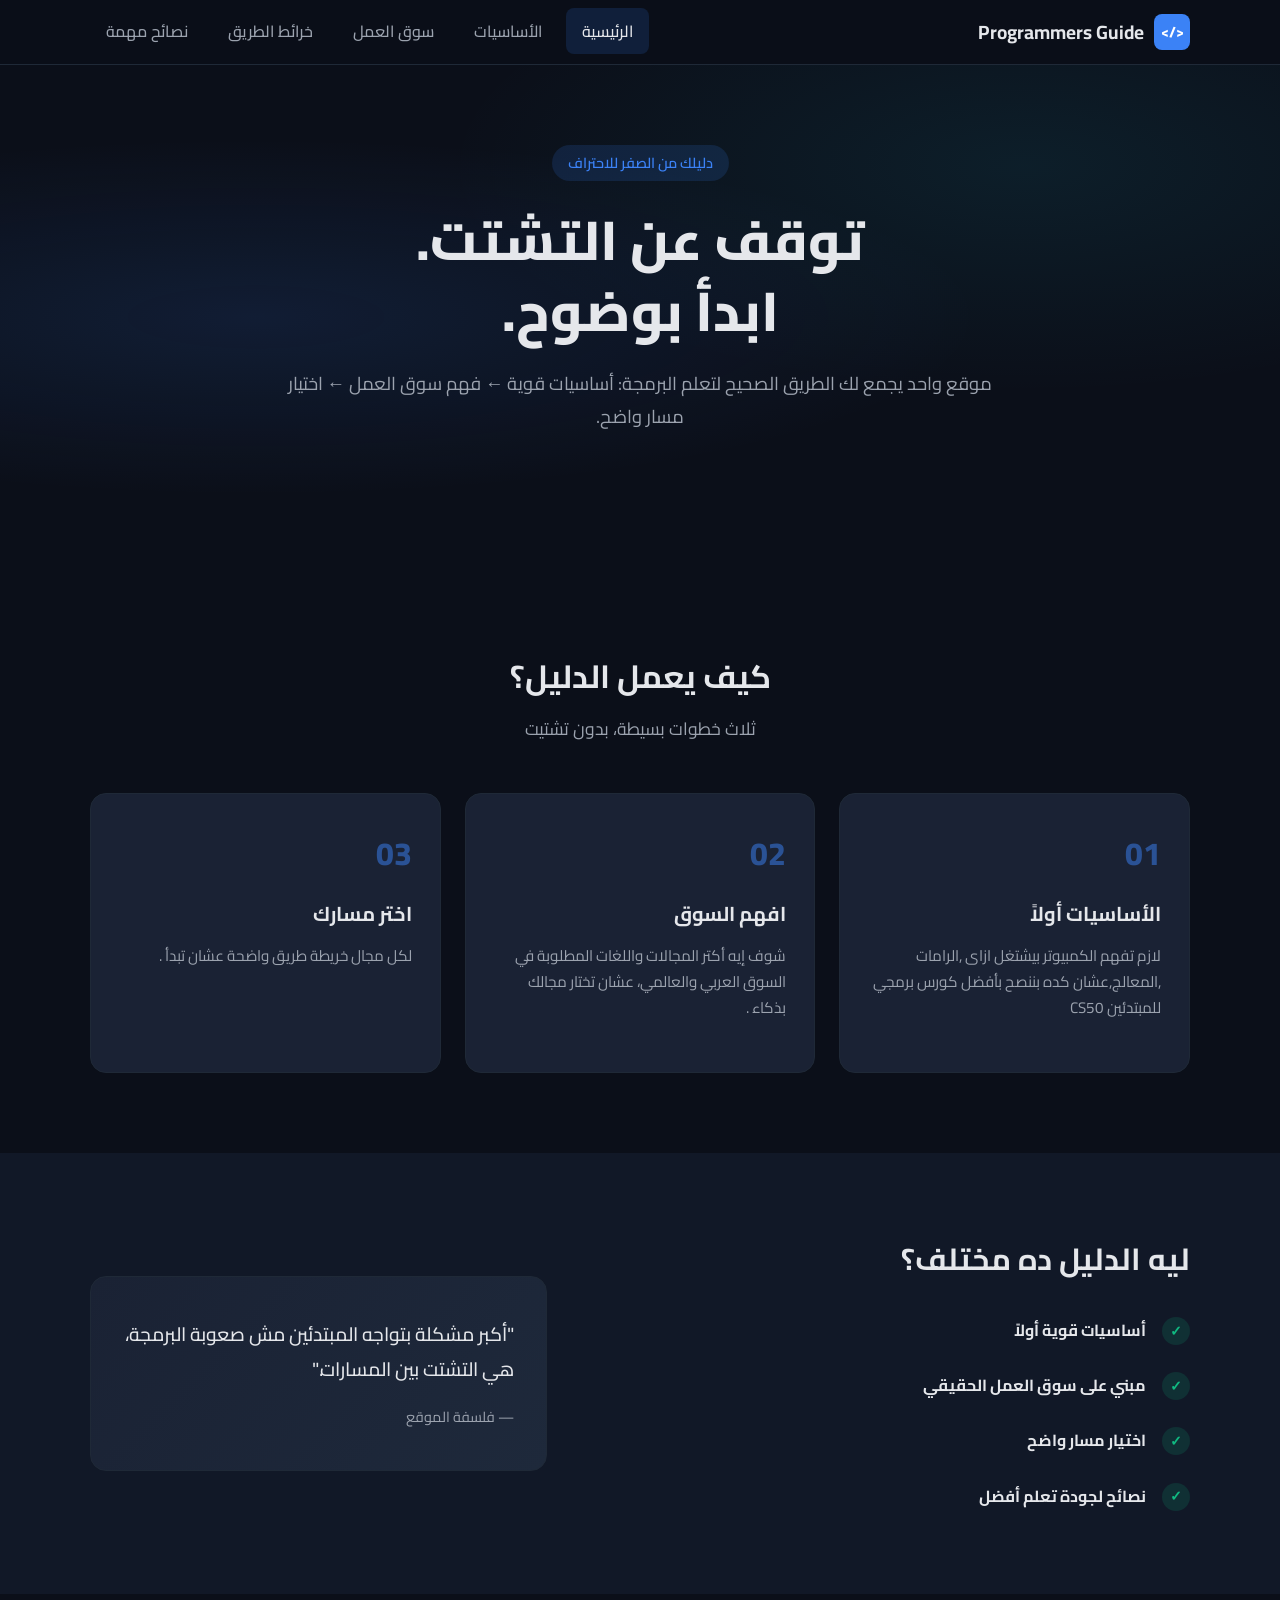
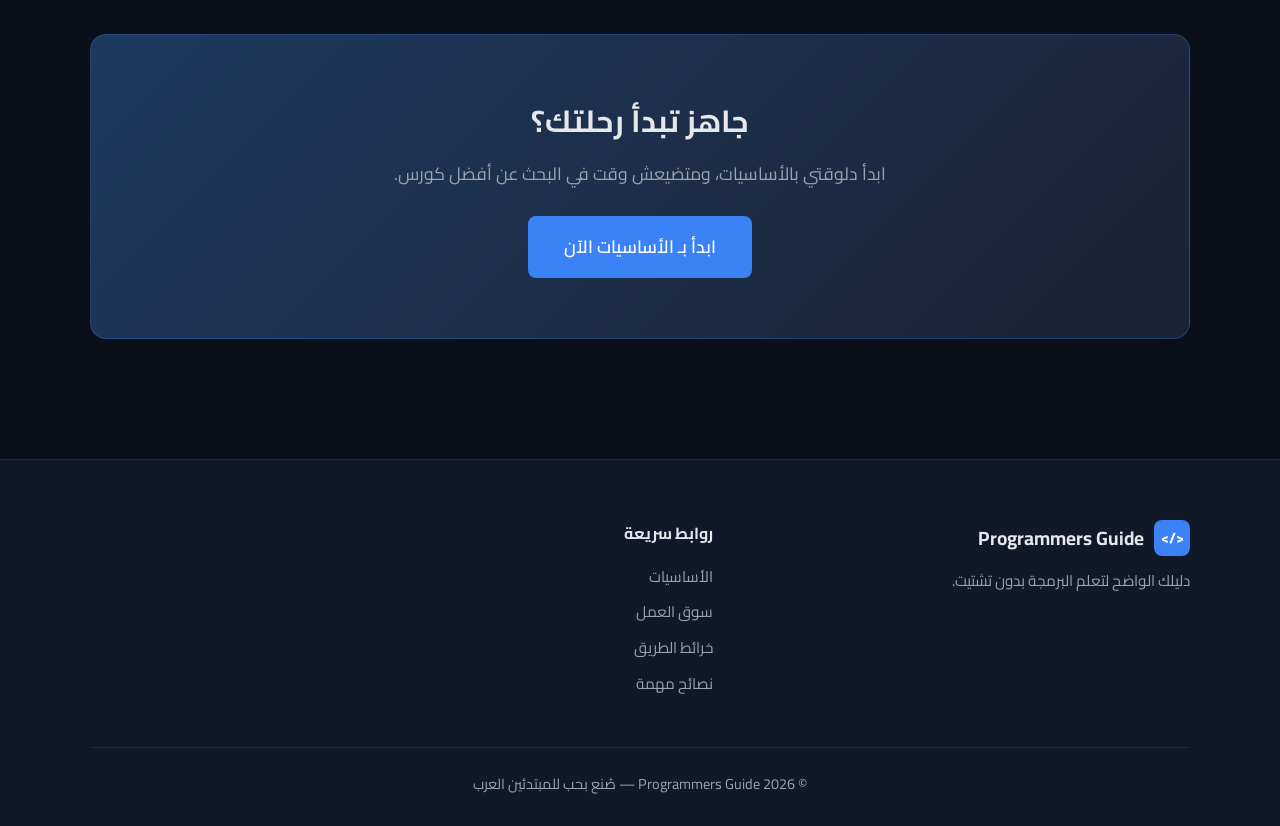
<file: index.html>
<!DOCTYPE html>
<html lang="ar" dir="rtl">

<head>
    <meta charset="UTF-8">
    <meta name="viewport" content="width=device-width, initial-scale=1.0">
    <title>Programmers Guide | دليلك لتعلم البرمجة</title>
    <meta name="description"
        content="دليل واضح ومنظم للمبتدئين في البرمجة. ابدأ من الأساسيات مع CS50 ثم اختر مسارك بناءً على سوق العمل.">
    <link rel="stylesheet" href="css/style.css">
    <link rel="preconnect" href="https://fonts.googleapis.com">
    <link rel="preconnect" href="https://fonts.gstatic.com" crossorigin>
    <link href="https://fonts.googleapis.com/css2?family=Cairo:wght@400;500;600;700;800&display=swap" rel="stylesheet">
</head>

<body>
    <!-- Navbar -->
    <nav class="navbar">
        <div class="container nav-container">
            <a href="index.html" class="logo">
                <span class="logo-icon">&lt;/&gt;</span>
                <span>Programmers Guide</span>
            </a>
            <button class="menu-toggle" id="menuToggle" aria-label="القائمة">
                <span></span>
                <span></span>
                <span></span>
            </button>
            <ul class="nav-links" id="navLinks">
                <li><a href="index.html" class="active">الرئيسية</a></li>
                <li><a href="basics.html">الأساسيات</a></li>
                <li><a href="market.html">سوق العمل</a></li>
                <li><a href="roadmaps.html">خرائط الطريق</a></li>
                <li><a href="tips.html">نصائح مهمة</a></li>
            </ul>
        </div>
    </nav>

    <!-- Hero Section -->
    <header class="hero">
        <div class="container hero-content">
            <div class="hero-badge">دليلك من الصفر للاحتراف</div>
            <h1>توقف عن التشتت.<br>ابدأ بوضوح.</h1>
            <p class="hero-desc">
                موقع واحد يجمع لك الطريق الصحيح لتعلم البرمجة:
                أساسيات قوية ← فهم سوق العمل ← اختيار مسار واضح.
            </p>
            
        </div>
    </header>

    <!-- How it works -->
    <section class="section how-it-works">
        <div class="container">
            <div class="section-header">
                <h2>كيف يعمل الدليل؟</h2>
                <p>ثلاث خطوات بسيطة، بدون تشتيت</p>
            </div>
            <div class="steps">
                <div class="step-card">
                    <div class="step-number">01</div>
                    <h3>الأساسيات أولاً</h3>
                    <p>لازم تفهم الكمبيوتر بيشتغل ازاى ,الرامات ,المعالج,عشان كده بننصح بأفضل كورس برمجي للمبتدئين CS50
                    </p>

                </div>
                <div class="step-card">
                    <div class="step-number">02</div>
                    <h3>افهم السوق</h3>
                    <p>شوف إيه أكتر المجالات واللغات المطلوبة في السوق العربي والعالمي، عشان تختار مجالك بذكاء .</p>
                    
                </div>
                <div class="step-card">
                    <div class="step-number">03</div>
                    <h3>اختر مسارك</h3>
                    <p>لكل مجال خريطة طريق واضحة عشان تبدأ   
                        .</p>
                    
                </div>
            </div>
        </div>
    </section>

    <!-- Why this guide -->
    <section class="section why-section">
        <div class="container">
            <div class="why-grid">
                <div class="why-content">
                    <h2>ليه الدليل ده مختلف؟</h2>
                    <ul class="why-list">
                        
                        <li>
                            <span class="check">✓</span>
                            <div>
                                <strong>أساسيات قوية أولاً</strong>
                            </div>
                        </li>
                        <li>
                            <span class="check">✓</span>
                            <div>
                                <strong>مبني على سوق العمل الحقيقي</strong>
                            </div>
                        </li>
                        <li>
                            <span class="check">✓</span>
                            <div>
                                <strong>اختيار مسار واضح</strong>
                                
                            </div>
                        </li>
                        <li>
                            <span class="check">✓</span>
                            <div>
                                <strong>نصائح لجودة تعلم أفضل</strong>
                                
                            </div>
                        </li>
                    </ul>
                </div>
                <div class="why-card">
                    <div class="quote">
                        <p>"أكبر مشكلة بتواجه المبتدئين مش صعوبة البرمجة، هي التشتت بين المسارات."</p>
                        <span>— فلسفة الموقع</span>
                    </div>
                </div>
            </div>
        </div>
    </section>

    <!-- CTA -->
    <section class="section cta-section">
        <div class="container">
            <div class="cta-box">
                <h2>جاهز تبدأ رحلتك؟</h2>
                <p>ابدأ دلوقتي بالأساسيات، ومتضيعش وقت في البحث عن أفضل كورس.</p>
                <a href="basics.html" class="btn btn-primary btn-lg">ابدأ بـ الأساسيات الآن</a>
            </div>
        </div>
    </section>

    <!-- Footer -->
    <footer class="footer">
        <div class="container">
            <div class="footer-content">
                <div class="footer-brand">
                    <a href="index.html" class="logo">
                        <span class="logo-icon">&lt;/&gt;</span>
                        <span>Programmers Guide</span>
                    </a>
                    <p>دليلك الواضح لتعلم البرمجة بدون تشتيت.</p>
                </div>
                <div class="footer-links">
                    <h4>روابط سريعة</h4>
                    <ul>
                        <li><a href="basics.html">الأساسيات</a></li>
                        <li><a href="market.html">سوق العمل</a></li>
                        <li><a href="roadmaps.html">خرائط الطريق</a></li>
                        <li><a href="tips.html">نصائح مهمة</a></li>
                    </ul>
                </div>
                
            </div>
            <div class="footer-bottom">
                <p>© 2026 Programmers Guide — صُنع بحب للمبتدئين العرب</p>
            </div>
        </div>
    </footer>

    <script src="js/main.js"></script>
</body>

</html>
</file>
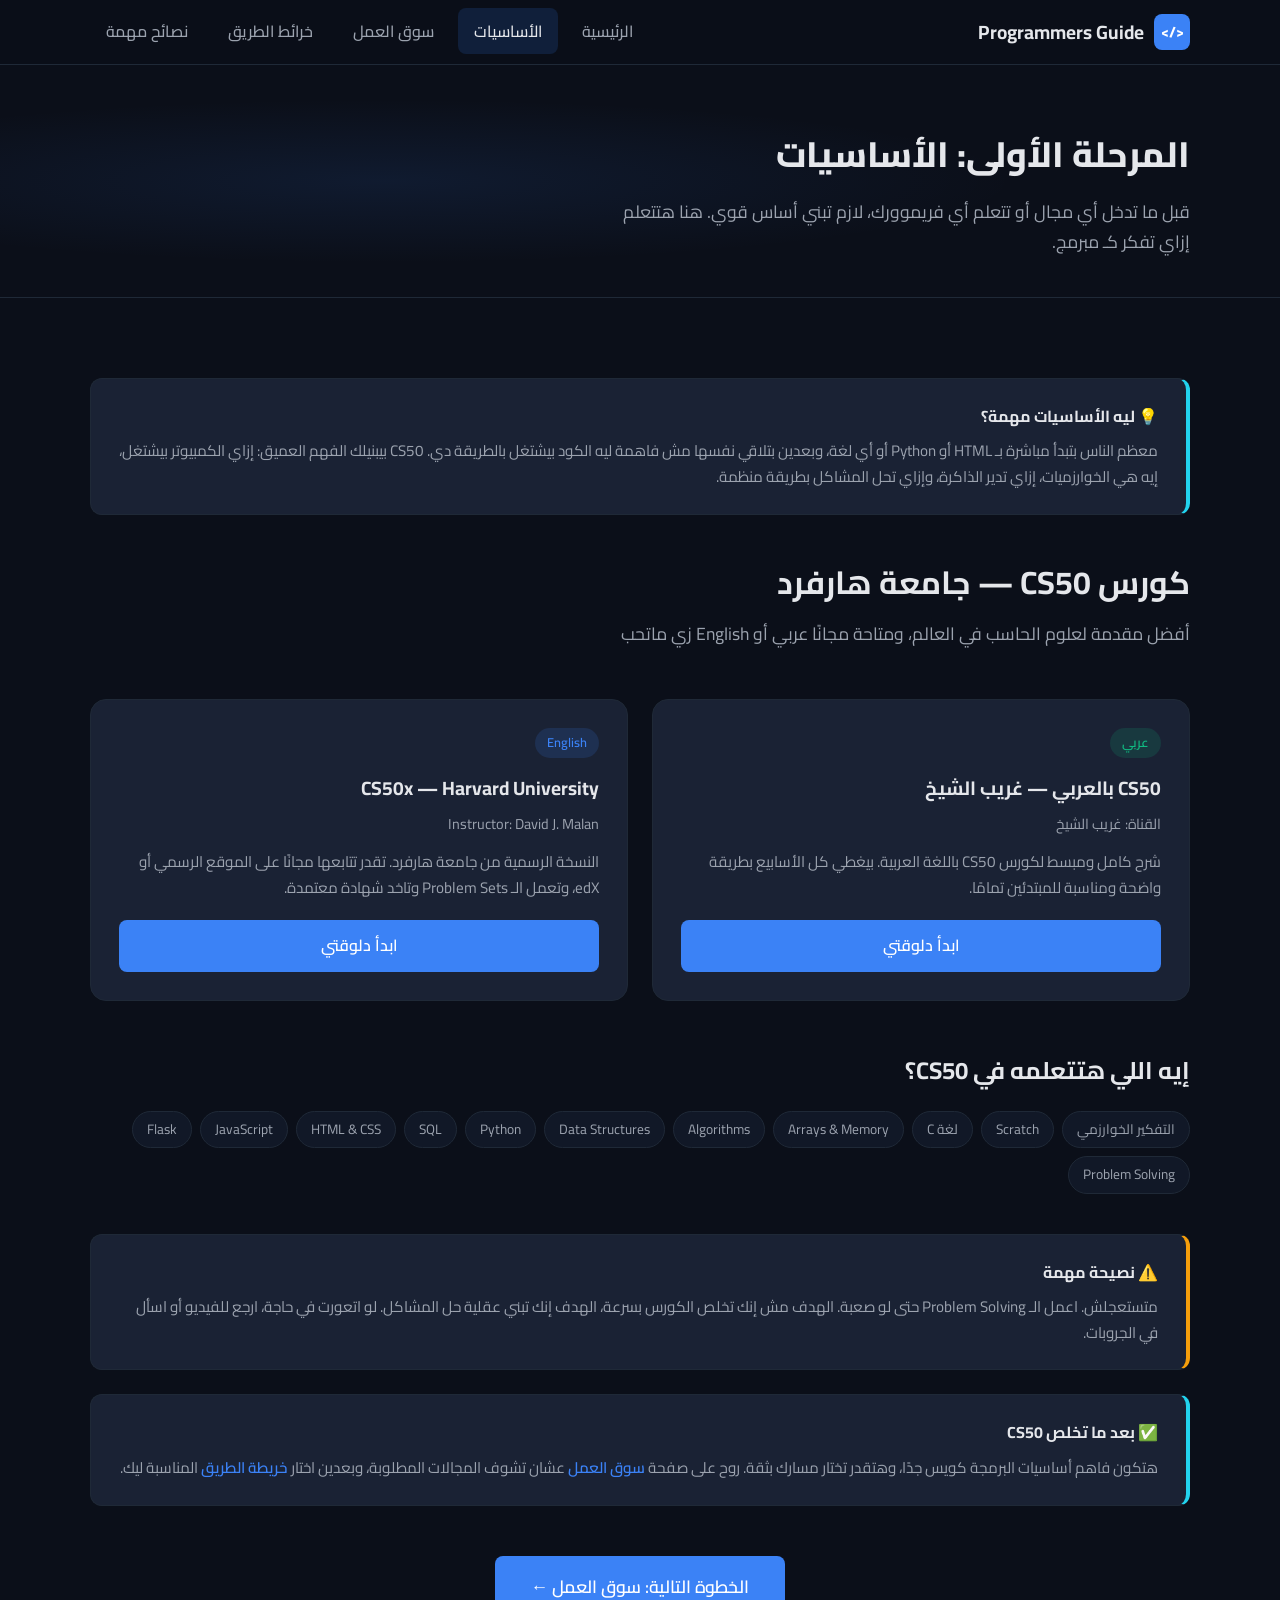
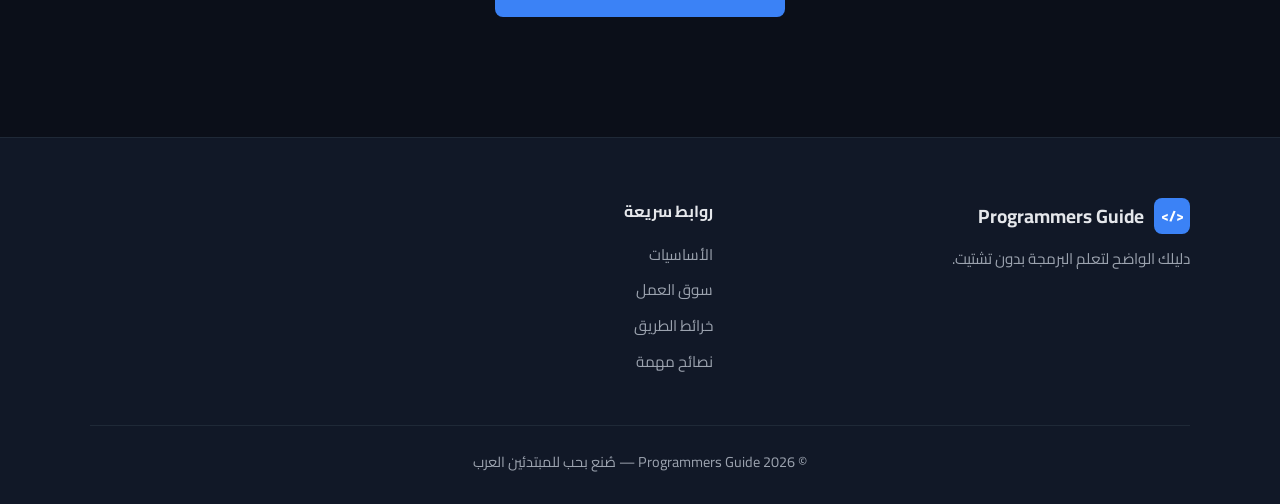
<file: basics.html>
<!DOCTYPE html>
<html lang="ar" dir="rtl">
<head>
    <meta charset="UTF-8">
    <meta name="viewport" content="width=device-width, initial-scale=1.0">
    <title>الأساسيات | Programmers Guide</title>
    <meta name="description" content="ابدأ رحلتك في البرمجة مع CS50 من جامعة هارفرد. الأساسيات اللي هتبنيلك عقلية المبرمج.">
    <link rel="stylesheet" href="css/style.css">
    <link rel="preconnect" href="https://fonts.googleapis.com">
    <link rel="preconnect" href="https://fonts.gstatic.com" crossorigin>
    <link href="https://fonts.googleapis.com/css2?family=Cairo:wght@400;500;600;700;800&display=swap" rel="stylesheet">
</head>
<body>
    <nav class="navbar">
        <div class="container nav-container">
            <a href="index.html" class="logo">
                <span class="logo-icon">&lt;/&gt;</span>
                <span>Programmers Guide</span>
            </a>
            <button class="menu-toggle" id="menuToggle" aria-label="القائمة">
                <span></span>
                <span></span>
                <span></span>
            </button>
            <ul class="nav-links" id="navLinks">
                <li><a href="index.html">الرئيسية</a></li>
                <li><a href="basics.html" class="active">الأساسيات</a></li>
                <li><a href="market.html">سوق العمل</a></li>
                <li><a href="roadmaps.html">خرائط الطريق</a></li>
                <li><a href="tips.html">نصائح مهمة</a></li>
            </ul>
        </div>
    </nav>

    <header class="page-header">
        <div class="container">
            <h1>المرحلة الأولى: الأساسيات</h1>
            <p>قبل ما تدخل أي مجال أو تتعلم أي فريموورك، لازم تبني أساس قوي. هنا هتتعلم إزاي تفكر كـ مبرمج.</p>
        </div>
    </header>

    <section class="section">
        <div class="container">
            <div class="info-box tip">
                <h4>💡 ليه الأساسيات مهمة؟</h4>
                <p>
                    معظم الناس بتبدأ مباشرة بـ HTML أو Python أو أي لغة، وبعدين بتلاقي نفسها مش فاهمة ليه الكود بيشتغل بالطريقة دي.
                    CS50 بيبنيلك الفهم العميق: إزاي الكمبيوتر بيشتغل، إيه هي الخوارزميات، إزاي تدير الذاكرة، وإزاي تحل المشاكل بطريقة منظمة.
                </p>
            </div>

            <div class="section-header" style="text-align: right; margin-top: 40px;">
                <h2>كورس CS50 — جامعة هارفرد</h2>
                <p> أفضل مقدمة لعلوم الحاسب في العالم، ومتاحة مجانًا عربي أو English زي ماتحب</p>
            </div>

            <div class="courses-grid">
                <!-- Arabic Version -->
                <div class="course-card">
                    <span class="course-lang ar">عربي</span>
                    <h3>CS50 بالعربي — غريب الشيخ </h3>
                    <p class="instructor">القناة: غريب الشيخ</p>
                    <p>
                        شرح كامل ومبسط لكورس CS50 باللغة العربية.
                        بيغطي كل الأسابيع بطريقة واضحة ومناسبة للمبتدئين تمامًا.
                    </p>
                    <a href="https://youtube.com/playlist?list=PLvGNfY-tFUN_1D3D0WAMlWULl3qnEKHEA&si=RkN4fRGDSpm6iyn4" target="_blank" rel="noopener" class="btn btn-primary">
                        ابدأ دلوقتي
                    </a>
                </div>

                <!-- English Version -->
                <div class="course-card">
                    <span class="course-lang en">English</span>
                    <h3>CS50x — Harvard University</h3>
                    <p class="instructor">Instructor: David J. Malan</p>
                    <p>
                        النسخة الرسمية من جامعة هارفرد. تقدر تتابعها مجانًا على الموقع الرسمي أو edX،
                        وتعمل الـ Problem Sets وتاخد شهادة معتمدة.
                    </p>
                    <a href="https://cs50.harvard.edu/x/" target="_blank" rel="noopener" class="btn btn-primary">
                        ابدأ دلوقتي
                    </a>
                </div>
            </div>

            <div style="margin-top: 50px;">
                <h2 style="margin-bottom: 20px;">إيه اللي هتتعلمه في CS50؟</h2>
                <div class="skills-list">
                    <span class="skill-tag">التفكير الخوارزمي</span>
                    <span class="skill-tag">Scratch</span>
                    <span class="skill-tag">لغة C</span>
                    <span class="skill-tag">Arrays & Memory</span>
                    <span class="skill-tag">Algorithms</span>
                    <span class="skill-tag">Data Structures</span>
                    <span class="skill-tag">Python</span>
                    <span class="skill-tag">SQL</span>
                    <span class="skill-tag">HTML & CSS</span>
                    <span class="skill-tag">JavaScript</span>
                    <span class="skill-tag">Flask</span>
                    <span class="skill-tag">Problem Solving</span>
                </div>
            </div>

            <div class="info-box warning" style="margin-top: 40px;">
                <h4>⚠️ نصيحة مهمة</h4>
                <p>
                    متستعجلش. اعمل الـ Problem Solving حتى لو صعبة. الهدف مش إنك تخلص الكورس بسرعة، 
                    الهدف إنك تبني عقلية حل المشاكل. لو اتعورت في حاجة، ارجع للفيديو أو اسأل في الجروبات.
                </p>
            </div>

            <div class="info-box tip" style="margin-top: 20px;">
                <h4>✅ بعد ما تخلص CS50</h4>
                <p>
                    هتكون فاهم أساسيات البرمجة كويس جدًا، وهتقدر تختار مسارك بثقة.
                    روح على صفحة <a href="market.html" style="color: var(--primary); font-weight: 600;">سوق العمل</a> 
                    عشان تشوف المجالات المطلوبة، وبعدين اختار 
                    <a href="roadmaps.html" style="color: var(--primary); font-weight: 600;">خريطة الطريق</a> المناسبة ليك.
                </p>
            </div>

            <div class="center-btn" style="margin-top: 50px;">
                <a href="market.html" class="btn btn-primary btn-lg">الخطوة التالية: سوق العمل ←</a>
            </div>
        </div>
    </section>

    <footer class="footer">
        <div class="container">
            <div class="footer-content">
                <div class="footer-brand">
                    <a href="index.html" class="logo">
                        <span class="logo-icon">&lt;/&gt;</span>
                        <span>Programmers Guide</span>
                    </a>
                    <p>دليلك الواضح لتعلم البرمجة بدون تشتيت.</p>
                </div>
                <div class="footer-links">
                    <h4>روابط سريعة</h4>
                    <ul>
                        <li><a href="basics.html">الأساسيات</a></li>
                        <li><a href="market.html">سوق العمل</a></li>
                        <li><a href="roadmaps.html">خرائط الطريق</a></li>
                        <li><a href="tips.html">نصائح مهمة</a></li>
                    </ul>
                </div>
                
            </div>
            <div class="footer-bottom">
                <p>© 2026 Programmers Guide — صُنع بحب للمبتدئين العرب</p>
            </div>
        </div>
    </footer>

    <script src="js/main.js"></script>
</body>
</html>
</file>
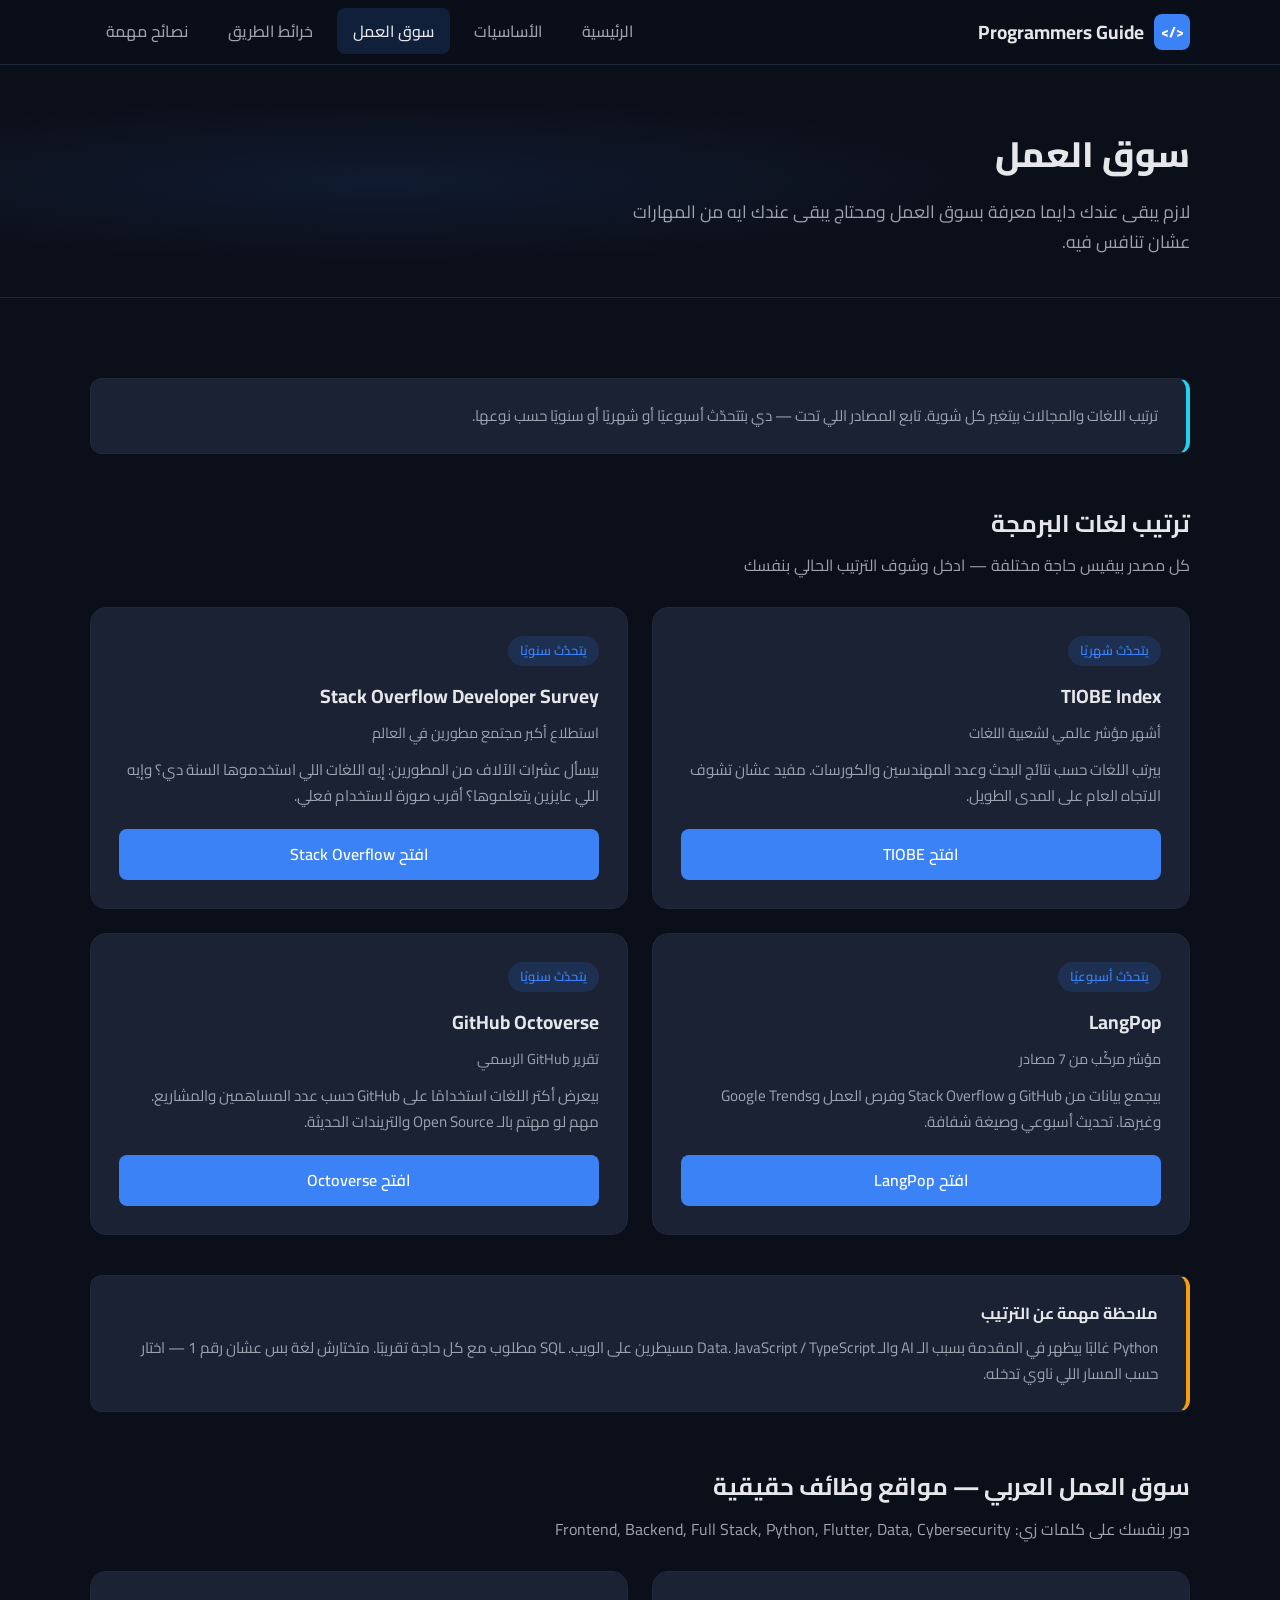
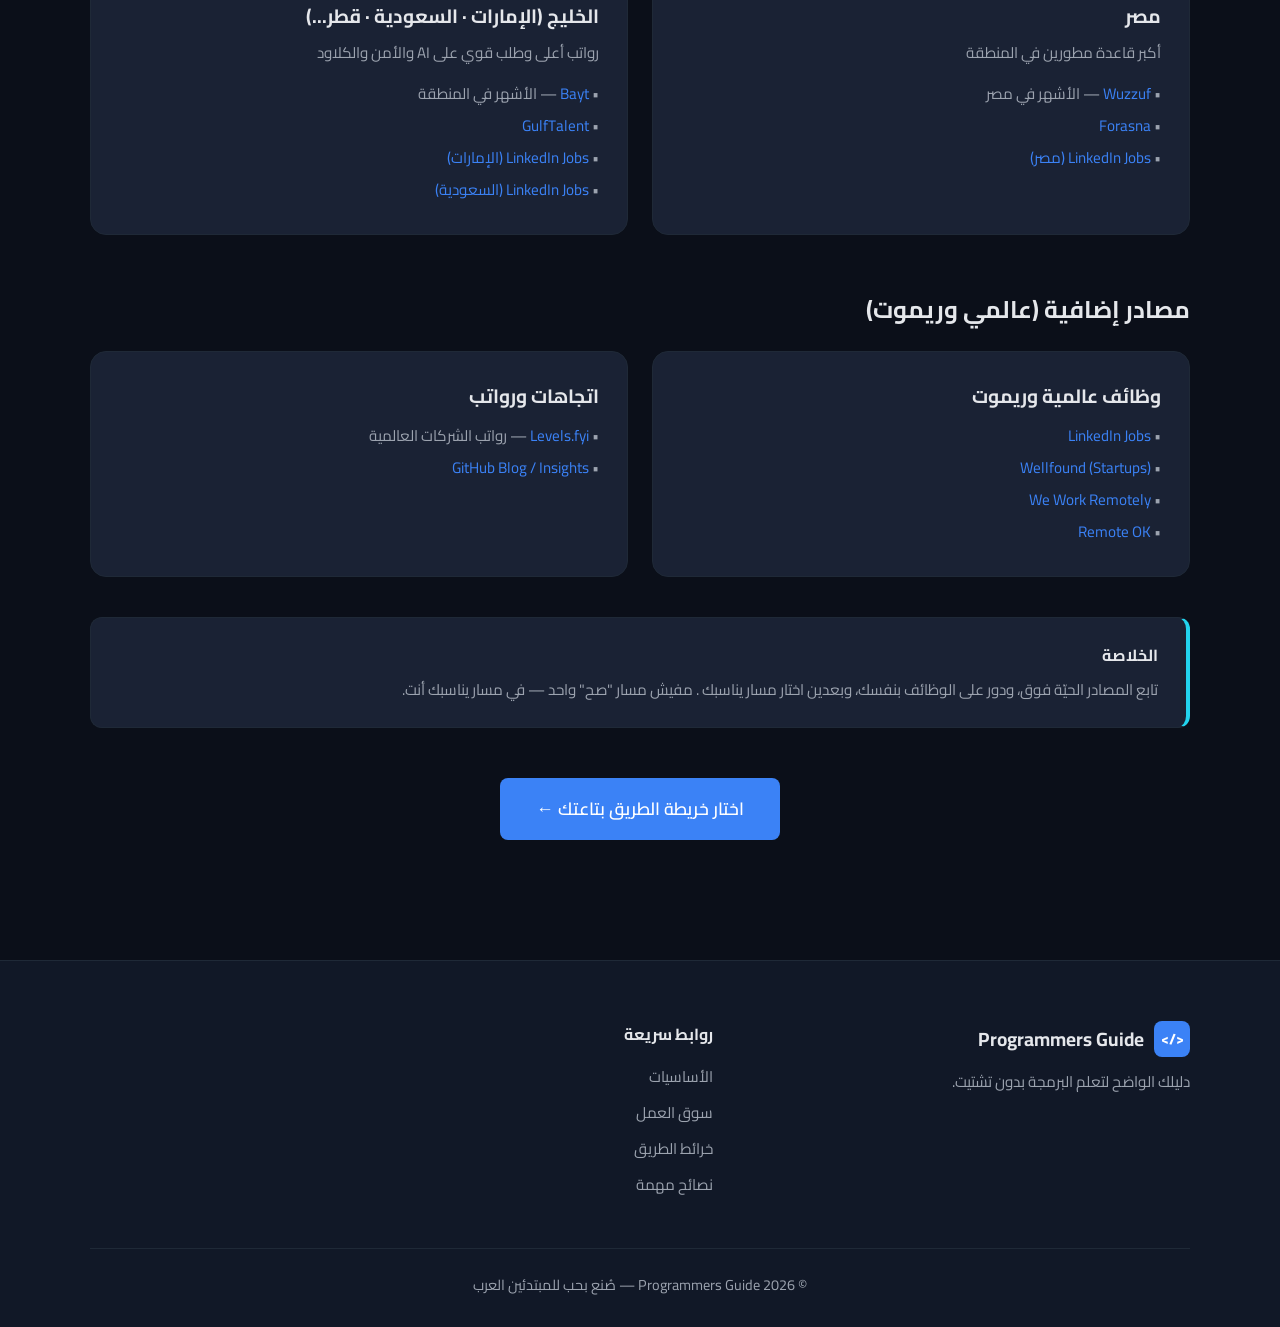
<file: market.html>
<!DOCTYPE html>
<html lang="ar" dir="rtl">
<head>
    <meta charset="UTF-8">
    <meta name="viewport" content="width=device-width, initial-scale=1.0">
    <title>سوق العمل | Programmers Guide</title>
    <meta name="description" content="تعرّف على مصادر محدّثة لترتيب لغات البرمجة وسوق العمل العربي والعالمي — بدون بيانات ثابتة قديمة.">
    <link rel="stylesheet" href="css/style.css">
    <link rel="preconnect" href="https://fonts.googleapis.com">
    <link rel="preconnect" href="https://fonts.gstatic.com" crossorigin>
    <link href="https://fonts.googleapis.com/css2?family=Cairo:wght@400;500;600;700;800&display=swap" rel="stylesheet">
</head>
<body>
    <nav class="navbar">
        <div class="container nav-container">
            <a href="index.html" class="logo">
                <span class="logo-icon">&lt;/&gt;</span>
                <span>Programmers Guide</span>
            </a>
            <button class="menu-toggle" id="menuToggle" aria-label="القائمة">
                <span></span>
                <span></span>
                <span></span>
            </button>
            <ul class="nav-links" id="navLinks">
                <li><a href="index.html">الرئيسية</a></li>
                <li><a href="basics.html">الأساسيات</a></li>
                <li><a href="market.html" class="active">سوق العمل</a></li>
                <li><a href="roadmaps.html">خرائط الطريق</a></li>
                <li><a href="tips.html">نصائح مهمة</a></li>
            </ul>
        </div>
    </nav>

    <header class="page-header">
        <div class="container">
            <h1>سوق العمل</h1>
            <p>لازم يبقى عندك دايما معرفة بسوق العمل ومحتاج يبقى عندك ايه من المهارات عشان تنافس فيه.</p>
        </div>
    </header>

    <section class="section">
        <div class="container">
            <div class="info-box tip">
                
                <p>
                    ترتيب اللغات والمجالات بيتغير كل شوية.
                    تابع المصادر اللي تحت — دي بتتحدّث أسبوعيًا أو شهريًا أو سنويًا حسب نوعها.
                </p>
            </div>

            <!-- Language Rankings -->
            <div style="margin-top: 50px;">
                <h2 style="margin-bottom: 8px;">ترتيب لغات البرمجة </h2>
                <p style="color: var(--text-muted); margin-bottom: 28px;">
                    كل مصدر بيقيس حاجة مختلفة — ادخل وشوف الترتيب الحالي بنفسك
                </p>

                <div class="courses-grid">
                    <div class="course-card">
                        <span class="course-lang en">يتحدّث شهريًا</span>
                        <h3>TIOBE Index</h3>
                        <p class="instructor">أشهر مؤشر عالمي لشعبية اللغات</p>
                        <p>
                            بيرتب اللغات حسب نتائج البحث وعدد المهندسين والكورسات.
                            مفيد عشان تشوف الاتجاه العام على المدى الطويل.
                        </p>
                        <a href="https://www.tiobe.com/tiobe-index/" target="_blank" rel="noopener" class="btn btn-primary">افتح TIOBE</a>
                    </div>

                    <div class="course-card">
                        <span class="course-lang en">يتحدّث سنويًا</span>
                        <h3>Stack Overflow Developer Survey</h3>
                        <p class="instructor">استطلاع أكبر مجتمع مطورين في العالم</p>
                        <p>
                            بيسأل عشرات الآلاف من المطورين: إيه اللغات اللي استخدموها السنة دي؟
                            وإيه اللي عايزين يتعلموها؟ أقرب صورة لاستخدام فعلي.
                        </p>
                        <a href="https://survey.stackoverflow.co/" target="_blank" rel="noopener" class="btn btn-primary">افتح Stack Overflow</a>
                    </div>

                    <div class="course-card">
                        <span class="course-lang en">يتحدّث أسبوعيًا</span>
                        <h3>LangPop</h3>
                        <p class="instructor">مؤشر مركّب من 7 مصادر</p>
                        <p>
                            بيجمع بيانات من GitHub و Stack Overflow وفرص العمل وGoogle Trends وغيرها.
                            تحديث أسبوعي وصيغة شفافة.
                        </p>
                        <a href="https://langpop.com/" target="_blank" rel="noopener" class="btn btn-primary">افتح LangPop</a>
                    </div>

                    <div class="course-card">
                        <span class="course-lang en">يتحدّث سنويًا</span>
                        <h3>GitHub Octoverse</h3>
                        <p class="instructor">تقرير GitHub الرسمي</p>
                        <p>
                            بيعرض أكتر اللغات استخدامًا على GitHub حسب عدد المساهمين والمشاريع.
                            مهم لو مهتم بالـ Open Source والتريندات الحديثة.
                        </p>
                        <a href="https://github.blog/news-insights/octoverse/" target="_blank" rel="noopener" class="btn btn-primary">افتح Octoverse</a>
                    </div>
                </div>
            </div>

            <!-- How to read rankings -->
            <div class="info-box warning" style="margin-top: 40px;">
                <h4>ملاحظة مهمة عن الترتيب</h4>
                <p>
                    Python غالبًا بيظهر في المقدمة بسبب الـ AI والـ Data.
                    JavaScript / TypeScript مسيطرين على الويب.
                    SQL مطلوب مع كل حاجة تقريبًا.
                    متختارش لغة بس عشان رقم 1 — اختار حسب المسار اللي ناوي تدخله.
                </p>
            </div>

            <!-- Arab Market -->
            <div style="margin-top: 55px;">
                <h2 style="margin-bottom: 8px;">سوق العمل العربي — مواقع وظائف حقيقية</h2>
                <p style="color: var(--text-muted); margin-bottom: 28px;">
                    دور بنفسك على كلمات زي: Frontend, Backend, Full Stack, Python, Flutter, Data, Cybersecurity
                </p>

                <div class="courses-grid">
                    <div class="course-card">
                        <h3>مصر</h3>
                        <p style="margin-bottom: 12px; color: var(--text-muted); font-size: 0.95rem;">أكبر قاعدة مطورين في المنطقة</p>
                        <ul style="color: var(--text-muted); font-size: 0.95rem; line-height: 2.1;">
                            <li>• <a href="https://wuzzuf.net/jobs/egypt" target="_blank" rel="noopener" style="color: var(--primary);">Wuzzuf</a> — الأشهر في مصر</li>
                            <li>• <a href="https://forasna.com" target="_blank" rel="noopener" style="color: var(--primary);">Forasna</a></li>
                            <li>• <a href="https://www.linkedin.com/jobs/search/?location=Egypt" target="_blank" rel="noopener" style="color: var(--primary);">LinkedIn Jobs (مصر)</a></li>
                        </ul>
                    </div>

                    <div class="course-card">
                        <h3>الخليج (الإمارات · السعودية · قطر...)</h3>
                        <p style="margin-bottom: 12px; color: var(--text-muted); font-size: 0.95rem;">رواتب أعلى وطلب قوي على AI والأمن والكلاود</p>
                        <ul style="color: var(--text-muted); font-size: 0.95rem; line-height: 2.1;">
                            <li>• <a href="https://www.bayt.com" target="_blank" rel="noopener" style="color: var(--primary);">Bayt</a> — الأشهر في المنطقة</li>
                            <li>• <a href="https://www.gulftalent.com" target="_blank" rel="noopener" style="color: var(--primary);">GulfTalent</a></li>
                            <li>• <a href="https://www.linkedin.com/jobs/search/?location=United%20Arab%20Emirates" target="_blank" rel="noopener" style="color: var(--primary);">LinkedIn Jobs (الإمارات)</a></li>
                            <li>• <a href="https://www.linkedin.com/jobs/search/?location=Saudi%20Arabia" target="_blank" rel="noopener" style="color: var(--primary);">LinkedIn Jobs (السعودية)</a></li>
                        </ul>
                    </div>
                </div>
            </div>



            <!-- Global remote -->
            <div style="margin-top: 55px;">
                <h2 style="margin-bottom: 20px;">مصادر إضافية (عالمي وريموت)</h2>
                <div class="courses-grid">
                    <div class="course-card">
                        <h3>وظائف عالمية وريموت</h3>
                        <ul style="color: var(--text-muted); font-size: 0.95rem; line-height: 2.1; margin-top: 8px;">
                            <li>• <a href="https://www.linkedin.com/jobs/" target="_blank" rel="noopener" style="color: var(--primary);">LinkedIn Jobs</a></li>
                            <li>• <a href="https://wellfound.com/jobs" target="_blank" rel="noopener" style="color: var(--primary);">Wellfound (Startups)</a></li>
                            <li>• <a href="https://weworkremotely.com" target="_blank" rel="noopener" style="color: var(--primary);">We Work Remotely</a></li>
                            <li>• <a href="https://remoteok.com" target="_blank" rel="noopener" style="color: var(--primary);">Remote OK</a></li>
                        </ul>
                    </div>
                    <div class="course-card">
                        <h3>اتجاهات ورواتب</h3>
                        <ul style="color: var(--text-muted); font-size: 0.95rem; line-height: 2.1; margin-top: 8px;">
                            <li>• <a href="https://www.levels.fyi" target="_blank" rel="noopener" style="color: var(--primary);">Levels.fyi</a> — رواتب الشركات العالمية</li>
                            <li>• <a href="https://github.blog/news-insights/" target="_blank" rel="noopener" style="color: var(--primary);">GitHub Blog / Insights</a></li>
                        </ul>
                    </div>
                </div>
            </div>

            <div class="info-box tip" style="margin-top: 40px;">
                <h4>الخلاصة</h4>
                <p>
                    تابع المصادر الحيّة فوق، ودور على الوظائف بنفسك، وبعدين اختار مسار يناسبك 
                    .
                    مفيش مسار "صح" واحد — في مسار يناسبك أنت.
                </p>
            </div>

            <div class="center-btn" style="margin-top: 50px;">
                <a href="roadmaps.html" class="btn btn-primary btn-lg">اختار خريطة الطريق بتاعتك ←</a>
            </div>
        </div>
    </section>

    <footer class="footer">
        <div class="container">
            <div class="footer-content">
                <div class="footer-brand">
                    <a href="index.html" class="logo">
                        <span class="logo-icon">&lt;/&gt;</span>
                        <span>Programmers Guide</span>
                    </a>
                    <p>دليلك الواضح لتعلم البرمجة بدون تشتيت.</p>
                </div>
                <div class="footer-links">
                    <h4>روابط سريعة</h4>
                    <ul>
                        <li><a href="basics.html">الأساسيات</a></li>
                        <li><a href="market.html">سوق العمل</a></li>
                        <li><a href="roadmaps.html">خرائط الطريق</a></li>
                        <li><a href="tips.html">نصائح مهمة</a></li>
                    </ul>
                </div>
                
            </div>
            <div class="footer-bottom">
                <p>© 2026 Programmers Guide — صُنع بحب للمبتدئين العرب</p>
            </div>
        </div>
    </footer>

    <script src="js/main.js"></script>
</body>
</html>
</file>
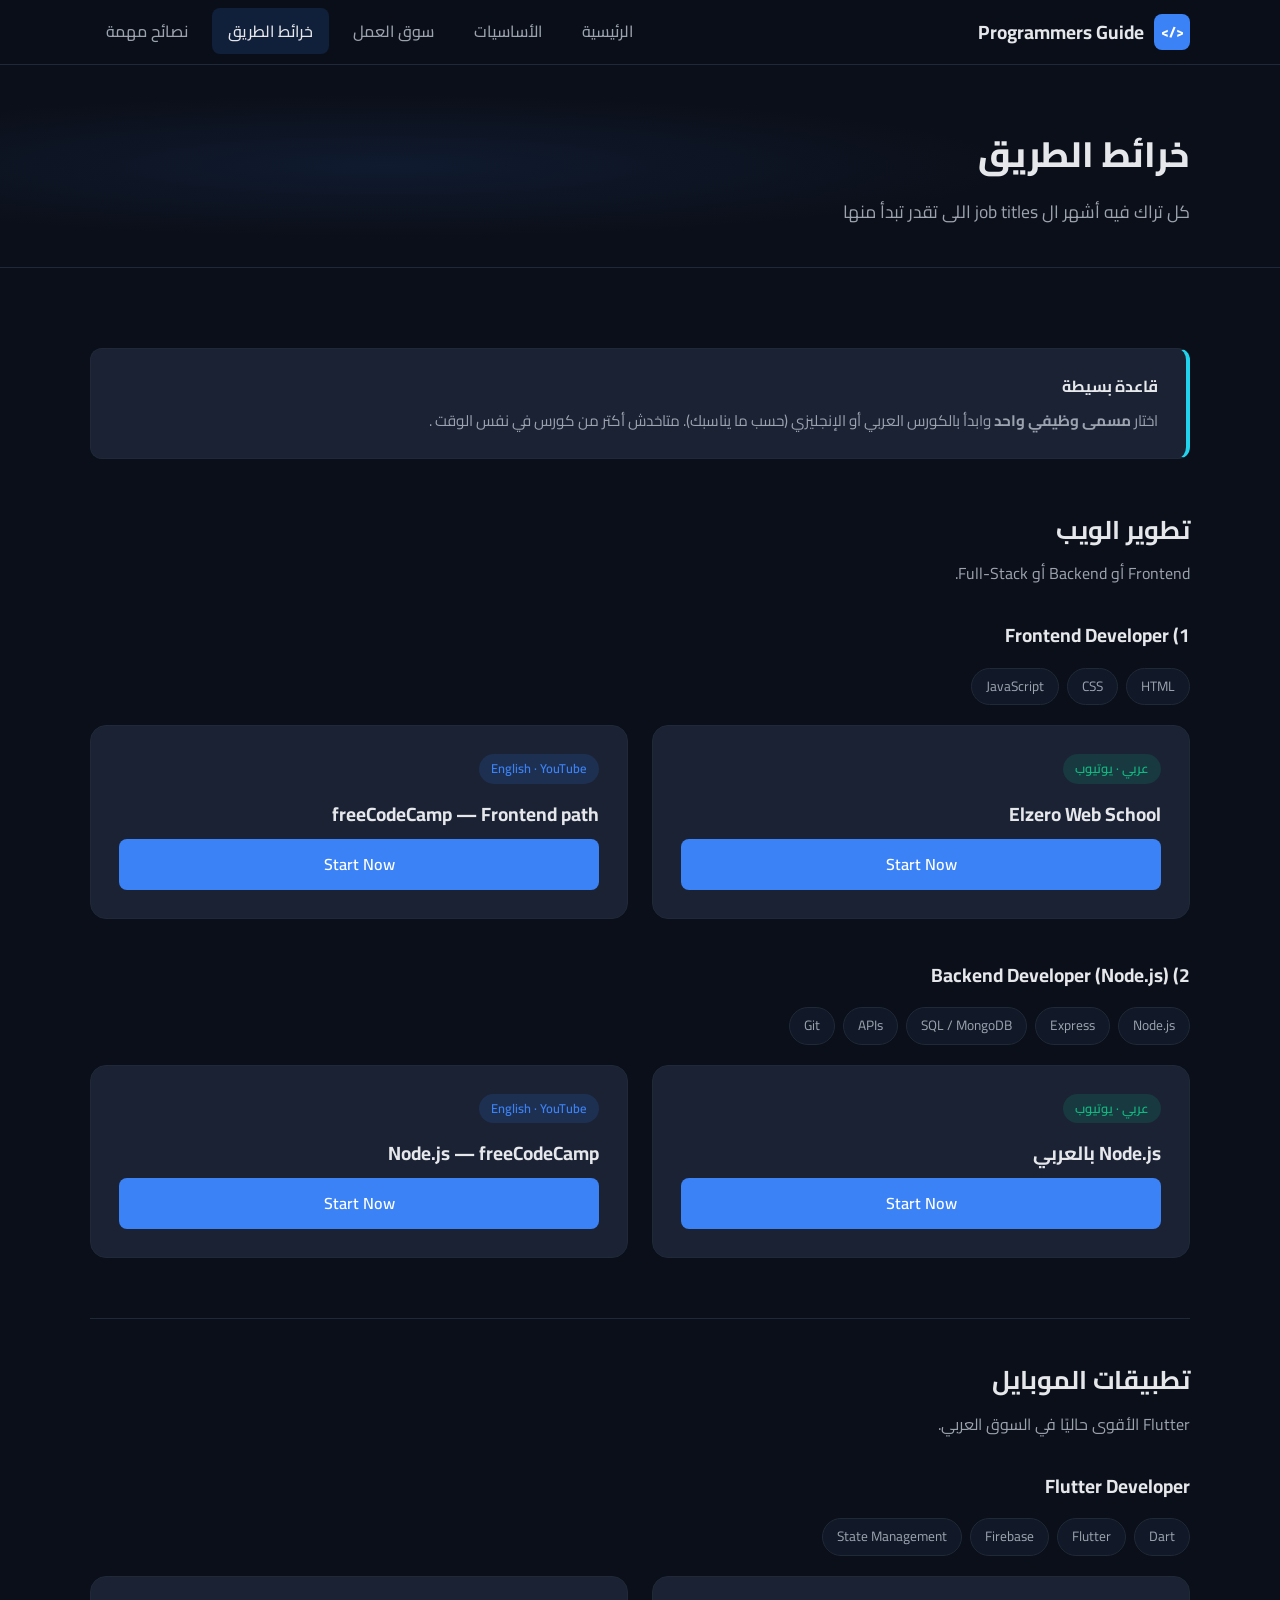
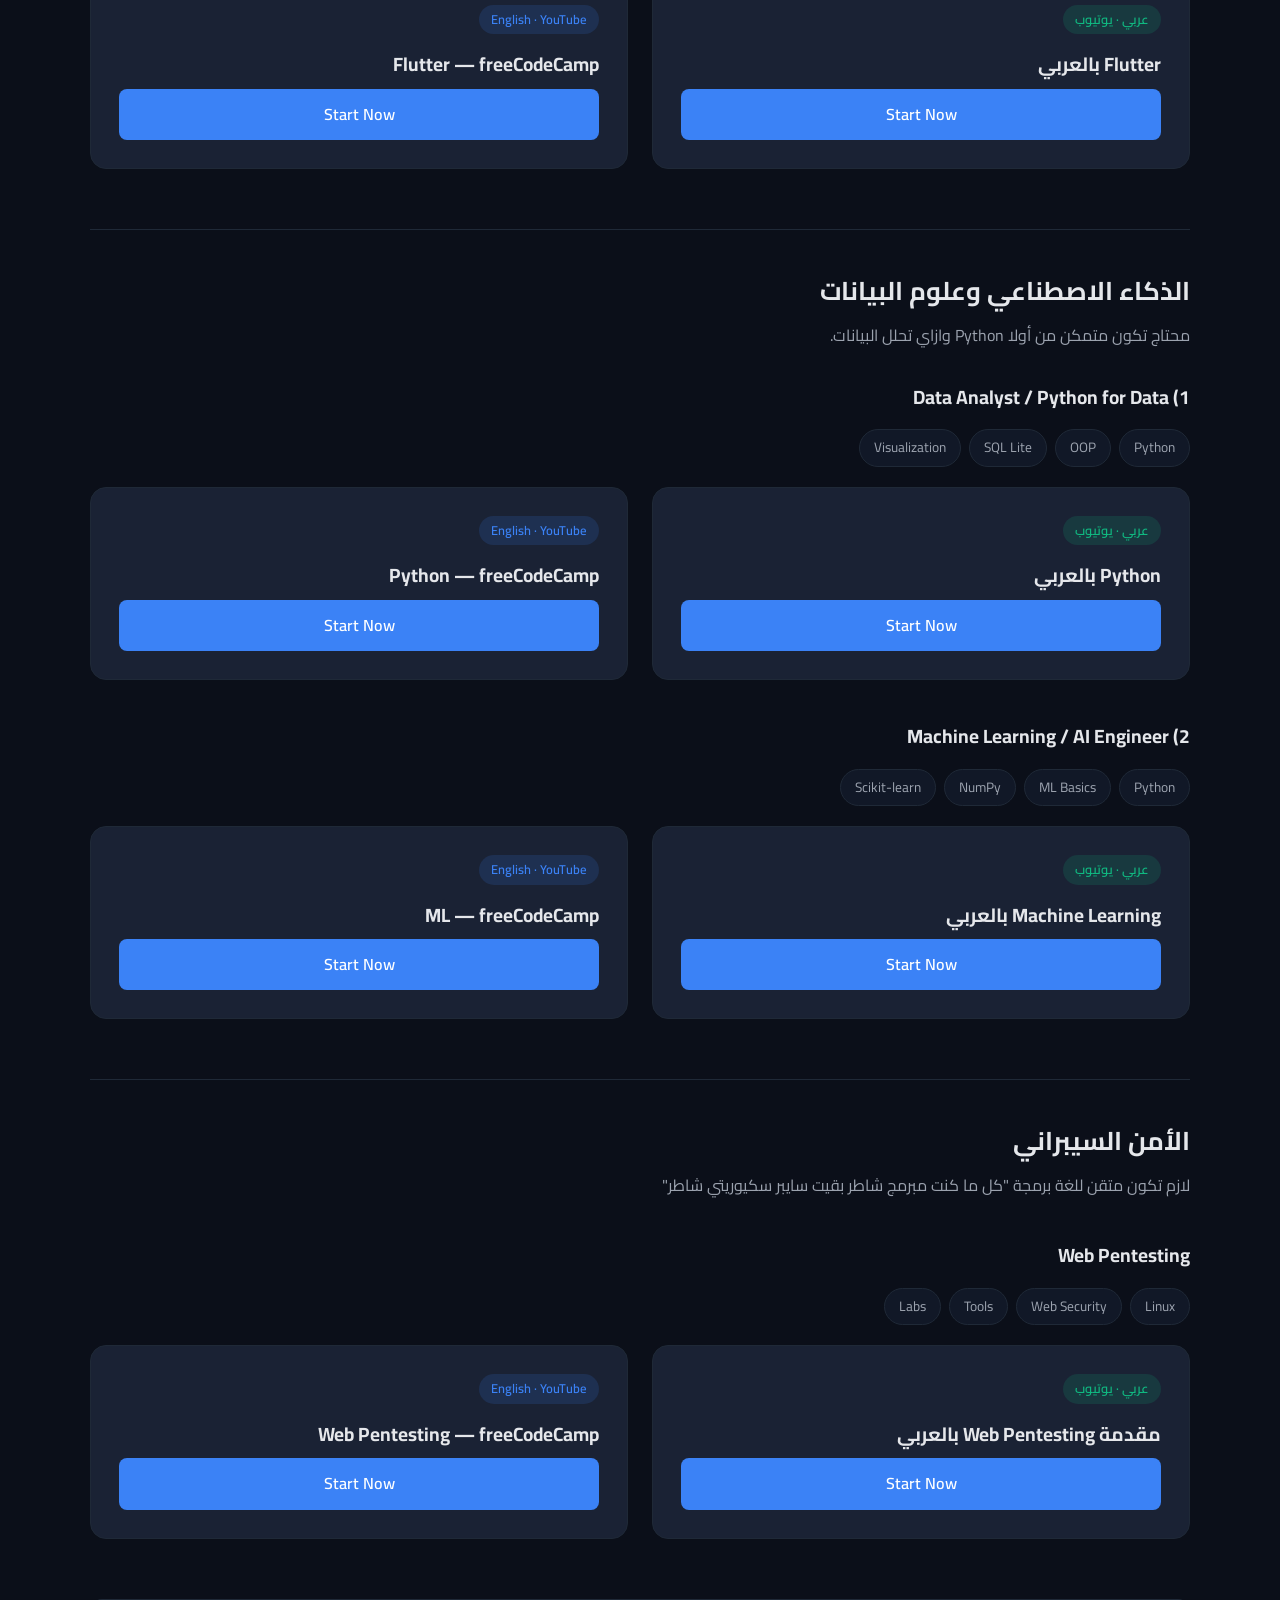
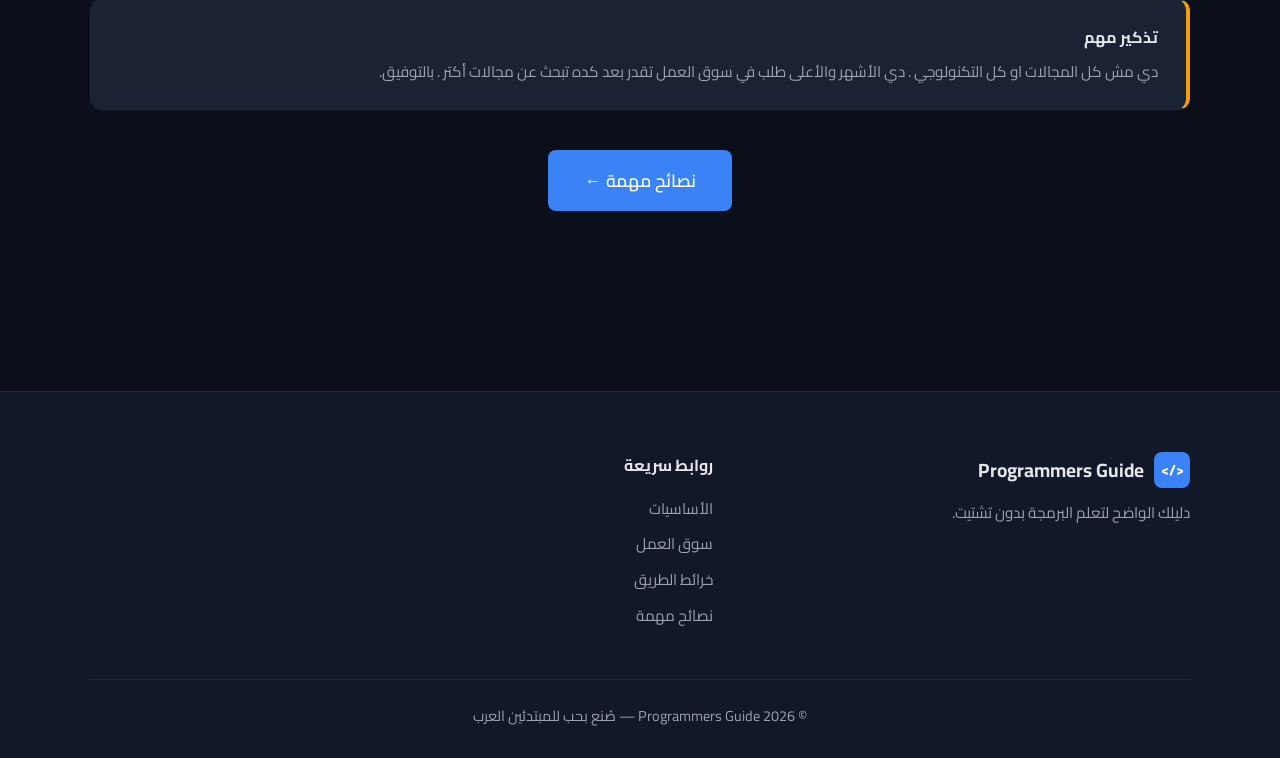
<file: roadmaps.html>
<!DOCTYPE html>
<html lang="ar" dir="rtl">

<head>
    <meta charset="UTF-8">
    <meta name="viewport" content="width=device-width, initial-scale=1.0">
    <title>خرائط الطريق | Programmers Guide</title>
    <meta name="description"
        content="خرائط طريق واضحة: لكل مسمى وظيفي كورس يوتيوب عربي + كورس يوتيوب إنجليزي للبداية بدون تشتيت.">
    <link rel="stylesheet" href="css/style.css">
    <link rel="preconnect" href="https://fonts.googleapis.com">
    <link rel="preconnect" href="https://fonts.gstatic.com" crossorigin>
    <link href="https://fonts.googleapis.com/css2?family=Cairo:wght@400;500;600;700;800&display=swap" rel="stylesheet">
</head>

<body>
    <nav class="navbar">
        <div class="container nav-container">
            <a href="index.html" class="logo">
                <span class="logo-icon">&lt;/&gt;</span>
                <span>Programmers Guide</span>
            </a>
            <button class="menu-toggle" id="menuToggle" aria-label="القائمة">
                <span></span>
                <span></span>
                <span></span>
            </button>
            <ul class="nav-links" id="navLinks">
                <li><a href="index.html">الرئيسية</a></li>
                <li><a href="basics.html">الأساسيات</a></li>
                <li><a href="market.html">سوق العمل</a></li>
                <li><a href="roadmaps.html" class="active">خرائط الطريق</a></li>
                <li><a href="tips.html">نصائح مهمة</a></li>
            </ul>
        </div>
    </nav>

    <header class="page-header">
        <div class="container">
            <h1>خرائط الطريق</h1>
            <p>كل تراك فيه أشهر ال job titles اللى تقدر تبدأ منها </p>
        </div>
    </header>

    <section class="section">
        <div class="container">
            <div class="info-box tip">
                <h4>قاعدة بسيطة</h4>
                <p>
                    اختار <strong>مسمى وظيفي واحد</strong> وابدأ بالكورس العربي أو الإنجليزي (حسب ما يناسبك).
                    متاخدش أكتر من كورس في نفس الوقت .
                </p>
            </div>

            <!-- ========== WEB ========== -->
            <div class="roadmap-section" id="web" style="margin-top: 50px;">
                <h2>تطوير الويب</h2>
                <p class="desc">Frontend أو Backend أو Full-Stack.</p>

                <!-- Frontend -->
                <h3 style="margin: 32px 0 16px; font-size: 1.2rem;">1) Frontend Developer</h3>
                <div class="skills-list" style="margin-bottom: 20px;">
                    <span class="skill-tag">HTML</span>
                    <span class="skill-tag">CSS</span>
                    <span class="skill-tag">JavaScript</span>
                </div>
                <div class="courses-grid">
                    <div class="course-card">
                        <span class="course-lang ar">عربي · يوتيوب</span>
                        <h3>Elzero Web School</h3>
                        <a href="https://youtube.com/playlist?list=PLDoPjvoNmBAzhFD3niPAa1C1gXG4cs14J&si=V6DAmAcvkziVsaNN"
                            target="_blank" rel="noopener" class="btn btn-primary">Start Now</a>
                    </div>
                    <div class="course-card">
                        <span class="course-lang en">English · YouTube</span>
                        <h3>freeCodeCamp — Frontend path</h3>
                        <a href="https://youtube.com/playlist?list=PLWKjhJtqVAbmMuZ3saqRIBimAKIMYkt0E&si=hkKmLEKHSn3Bhc4m"
                            target="_blank" rel="noopener" class="btn btn-primary">Start Now</a>
                    </div>
                </div>

                <!-- Backend Node -->
                <h3 style="margin: 40px 0 16px; font-size: 1.2rem;">2) Backend Developer (Node.js)</h3>
                <div class="skills-list" style="margin-bottom: 20px;">
                    <span class="skill-tag">Node.js</span>
                    <span class="skill-tag">Express</span>
                    <span class="skill-tag">SQL / MongoDB</span>
                    <span class="skill-tag">APIs</span>
                    <span class="skill-tag">Git</span>
                </div>
                <div class="courses-grid">
                    <div class="course-card">
                        <span class="course-lang ar">عربي · يوتيوب</span>
                        <h3>Node.js بالعربي</h3>
                        <a href="https://youtube.com/playlist?list=PLL2zWZTDFZzgxxD66mv95I8hC0pby5bdp&si=5Vg3tvQA40FYVDHd"
                            target="_blank" rel="noopener" class="btn btn-primary">Start Now</a>
                    </div>
                    <div class="course-card">
                        <span class="course-lang en">English · YouTube</span>
                        <h3>Node.js — freeCodeCamp</h3>
                        <a href="https://youtu.be/Oe421EPjeBE?si=0a8lkgLH5spQNJ2o" target="_blank" rel="noopener"
                            class="btn btn-primary">Start Now</a>
                    </div>
                </div>



                <!-- ========== MOBILE ========== -->
                <div class="roadmap-section" id="mobile"
                    style="margin-top: 60px; padding-top: 40px; border-top: 1px solid var(--border);">
                    <h2>تطبيقات الموبايل</h2>
                    <p class="desc">Flutter الأقوى حاليًا في السوق العربي.</p>

                    <h3 style="margin: 32px 0 16px; font-size: 1.2rem;">Flutter Developer</h3>
                    <div class="skills-list" style="margin-bottom: 20px;">
                        <span class="skill-tag">Dart</span>
                        <span class="skill-tag">Flutter</span>
                        <span class="skill-tag">Firebase</span>
                        <span class="skill-tag">State Management</span>
                    </div>
                    <div class="courses-grid">
                        <div class="course-card">
                            <span class="course-lang ar">عربي · يوتيوب</span>
                            <h3>Flutter بالعربي</h3>
                            <a href="https://youtube.com/playlist?list=PLw6Y5u47CYq47oDw63bMqkq06fjuoK_GJ&si=4gZB71jpsOv3-h5M"
                                target="_blank" rel="noopener" class="btn btn-primary">Start Now</a>
                        </div>
                        <div class="course-card">
                            <span class="course-lang en">English · YouTube</span>
                            <h3>Flutter — freeCodeCamp</h3>
                            <a href="https://www.youtube.com/watch?v=VPvVD8t02U8&pp=ygUYRmx1dHRlciDigJQgZnJlZUNvZGVDYW1w"
                                target="_blank" rel="noopener" class="btn btn-primary">Start Now</a>
                        </div>
                    </div>


                    <!-- ========== AI / DATA ========== -->
                    <div class="roadmap-section" id="ai"
                        style="margin-top: 60px; padding-top: 40px; border-top: 1px solid var(--border);">
                        <h2>الذكاء الاصطناعي وعلوم البيانات</h2>
                        <p class="desc">محتاج تكون متمكن من أولا Python وازاي تحلل البيانات.</p>

                        <h3 style="margin: 32px 0 16px; font-size: 1.2rem;">1) Data Analyst / Python for Data</h3>
                        <div class="skills-list" style="margin-bottom: 20px;">
                            <span class="skill-tag">Python</span>
                            <span class="skill-tag">OOP</span>
                            <span class="skill-tag">SQL Lite</span>
                            <span class="skill-tag">Visualization</span>
                        </div>
                        <div class="courses-grid">
                            <div class="course-card">
                                <span class="course-lang ar">عربي · يوتيوب</span>
                                <h3>Python بالعربي</h3>
                                <a href="https://youtube.com/playlist?list=PLDoPjvoNmBAyE_gei5d18qkfIe-Z8mocs&si=SIpIP9C5xuZuY_mi"
                                    target="_blank" rel="noopener" class="btn btn-primary">Start Now</a>
                            </div>
                            <div class="course-card">
                                <span class="course-lang en">English · YouTube</span>
                                <h3>Python — freeCodeCamp</h3>
                                <a href="https://youtube.com/playlist?list=PLWKjhJtqVAblvI1i46ScbKV2jH1gdL7VQ&si=OafIg5rHmMNchA56"
                                    target="_blank" rel="noopener" class="btn btn-primary">Start Now</a>
                            </div>
                        </div>

                        <h3 style="margin: 40px 0 16px; font-size: 1.2rem;">2) Machine Learning / AI Engineer</h3>
                        <div class="skills-list" style="margin-bottom: 20px;">
                            <span class="skill-tag">Python</span>
                            <span class="skill-tag">ML Basics</span>
                            <span class="skill-tag">NumPy</span>
                            <span class="skill-tag">Scikit-learn</span>
                        </div>
                        <div class="courses-grid">
                            <div class="course-card">
                                <span class="course-lang ar">عربي · يوتيوب</span>
                                <h3>Machine Learning بالعربي</h3>
                                <a href="https://youtube.com/playlist?list=PL6-3IRz2XF5Ua2KG_Fl3lbZ-kKi3-Np0_&si=EDVq7IReFznFmJ2-"
                                    target="_blank" rel="noopener" class="btn btn-primary">Start Now</a>
                            </div>
                            <div class="course-card">
                                <span class="course-lang en">English · YouTube</span>
                                <h3>ML — freeCodeCamp</h3>
                                <a href="https://youtube.com/playlist?list=PLWKjhJtqVAblStefaz_YOVpDWqcRScc2s&si=SSMnwtFs5-lxJjI9"
                                    target="_blank" rel="noopener" class="btn btn-primary">Start Now</a>
                            </div>
                        </div>
                    </div>

                    <!-- ========== CYBER ========== -->
                    <div class="roadmap-section" id="security"
                        style="margin-top: 60px; padding-top: 40px; border-top: 1px solid var(--border);">
                        <h2>الأمن السيبراني</h2>
                        <p class="desc">لازم تكون متقن للغة برمجة "كل ما كنت مبرمج شاطر بقيت سايبر سكيوريتي شاطر"</p>



                        <h3 style="margin: 40px 0 16px; font-size: 1.2rem;">Web Pentesting</h3>
                        <div class="skills-list" style="margin-bottom: 20px;">
                            <span class="skill-tag">Linux</span>
                            <span class="skill-tag">Web Security</span>
                            <span class="skill-tag">Tools</span>
                            <span class="skill-tag">Labs</span>
                        </div>
                        <div class="courses-grid">
                            <div class="course-card">
                                <span class="course-lang ar">عربي · يوتيوب</span>
                                <h3>مقدمة Web Pentesting بالعربي</h3>
                                <a href="https://youtube.com/playlist?list=PLroS9tRyoUGpAJPAgygxEP9imIZpkxFMi&si=eA2J1AxcxJx0wxym"
                                    target="_blank" rel="noopener" class="btn btn-primary">Start Now</a>
                            </div>
                            <div class="course-card">
                                <span class="course-lang en">English · YouTube</span>
                                <h3>Web Pentesting — freeCodeCamp</h3>
                                <a href="https://www.youtube.com/watch?v=3Kq1MIfTWCE&list=PLWKjhJtqVAbnklGh3FNRLECx_2D_vK3mu&index=1&pp=iAQB"
                                    target="_blank" rel="noopener" class="btn btn-primary">Start Now</a>
                            </div>
                        </div>
                    </div>

                    <div class="info-box warning" style="margin-top: 50px;">
                        <h4>تذكير مهم</h4>
                        <p>دي مش كل المجالات او كل التكنولوجي . دي الأشهر والأعلى طلب في سوق العمل
                            تقدر بعد كده تبحث عن مجالات أكتر . بالتوفيق.
                        </p>
                    </div>

                    <div class="center-btn" style="margin-top: 40px;">
                        <a href="tips.html" class="btn btn-primary btn-lg">نصائح مهمة ←</a>
                    </div>
                </div>
    </section>

    <footer class="footer">
        <div class="container">
            <div class="footer-content">
                <div class="footer-brand">
                    <a href="index.html" class="logo">
                        <span class="logo-icon">&lt;/&gt;</span>
                        <span>Programmers Guide</span>
                    </a>
                    <p>دليلك الواضح لتعلم البرمجة بدون تشتيت.</p>
                </div>
                <div class="footer-links">
                    <h4>روابط سريعة</h4>
                    <ul>
                        <li><a href="basics.html">الأساسيات</a></li>
                        <li><a href="market.html">سوق العمل</a></li>
                        <li><a href="roadmaps.html">خرائط الطريق</a></li>
                        <li><a href="tips.html">نصائح مهمة</a></li>
                    </ul>
                </div>

            </div>
            <div class="footer-bottom">
                <p>© 2026 Programmers Guide — صُنع بحب للمبتدئين العرب</p>
            </div>
        </div>
    </footer>

    <script src="js/main.js"></script>
</body>

</html>
</file>
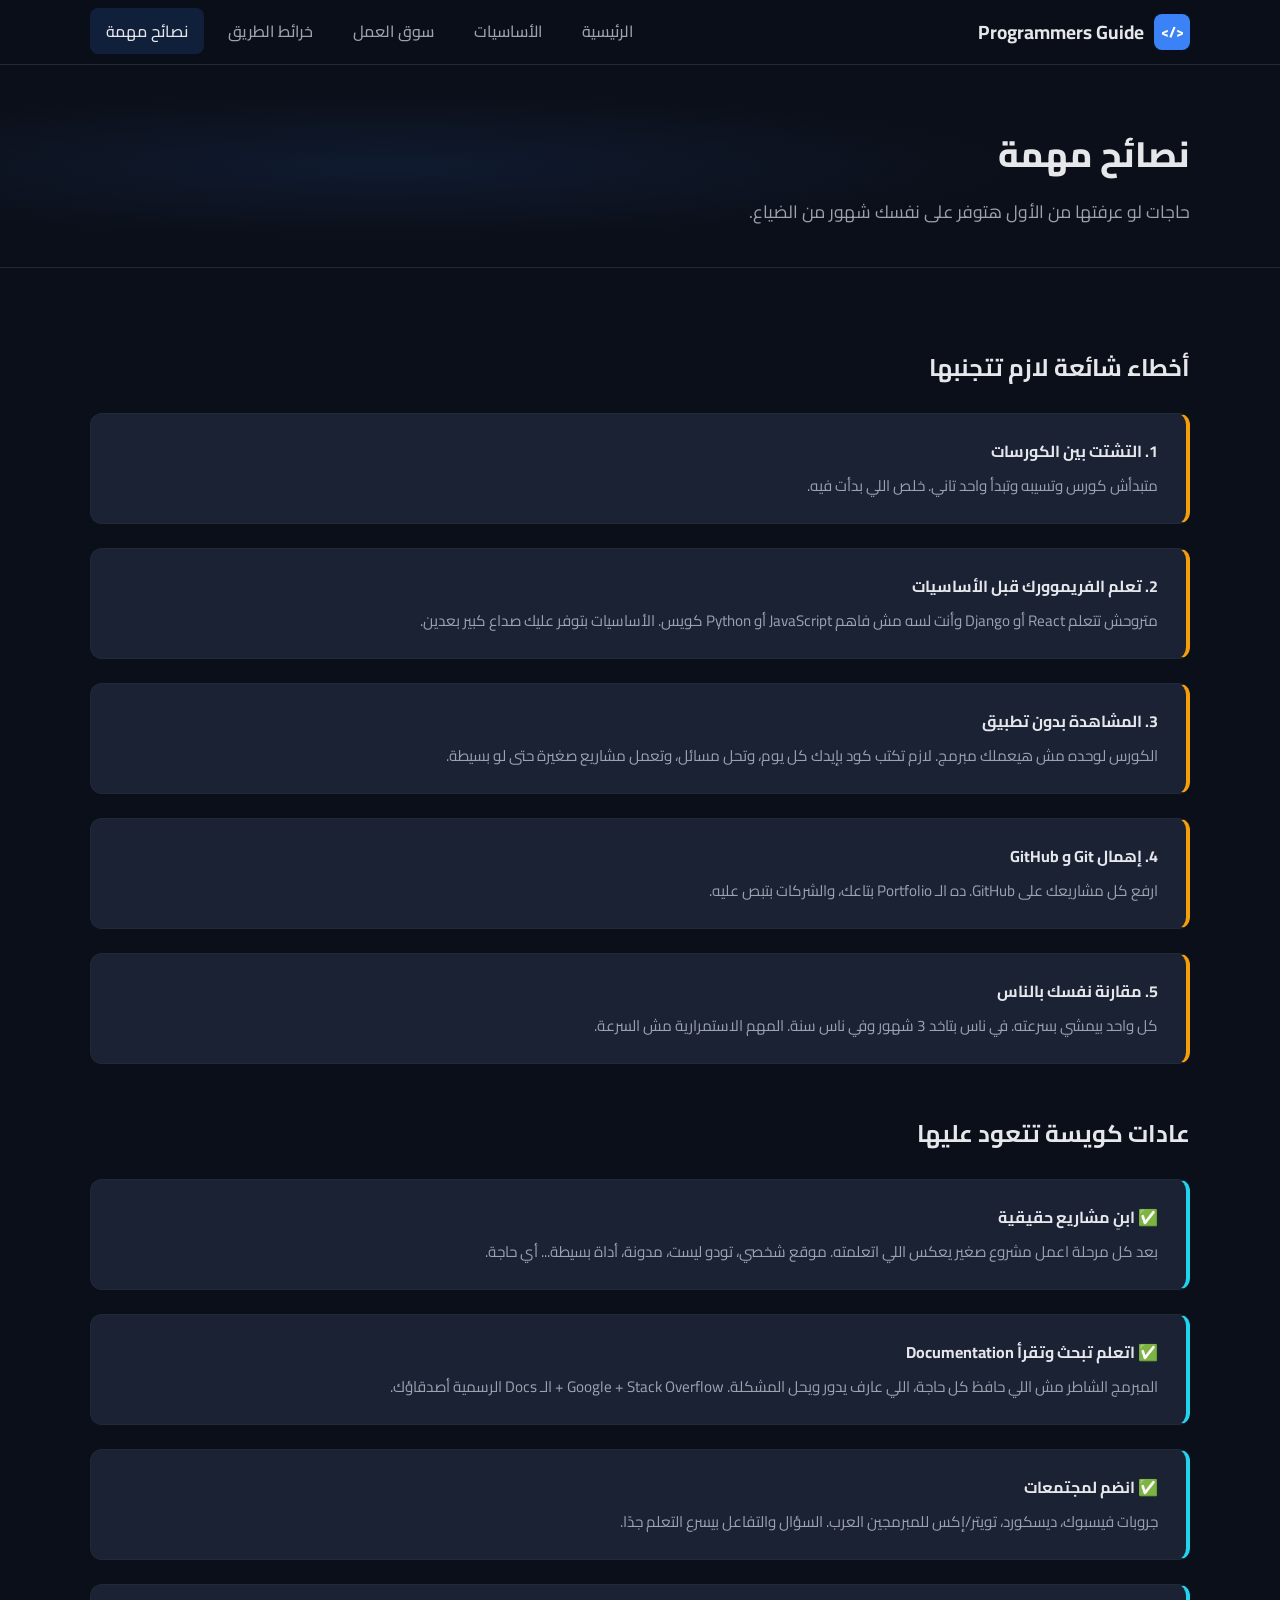
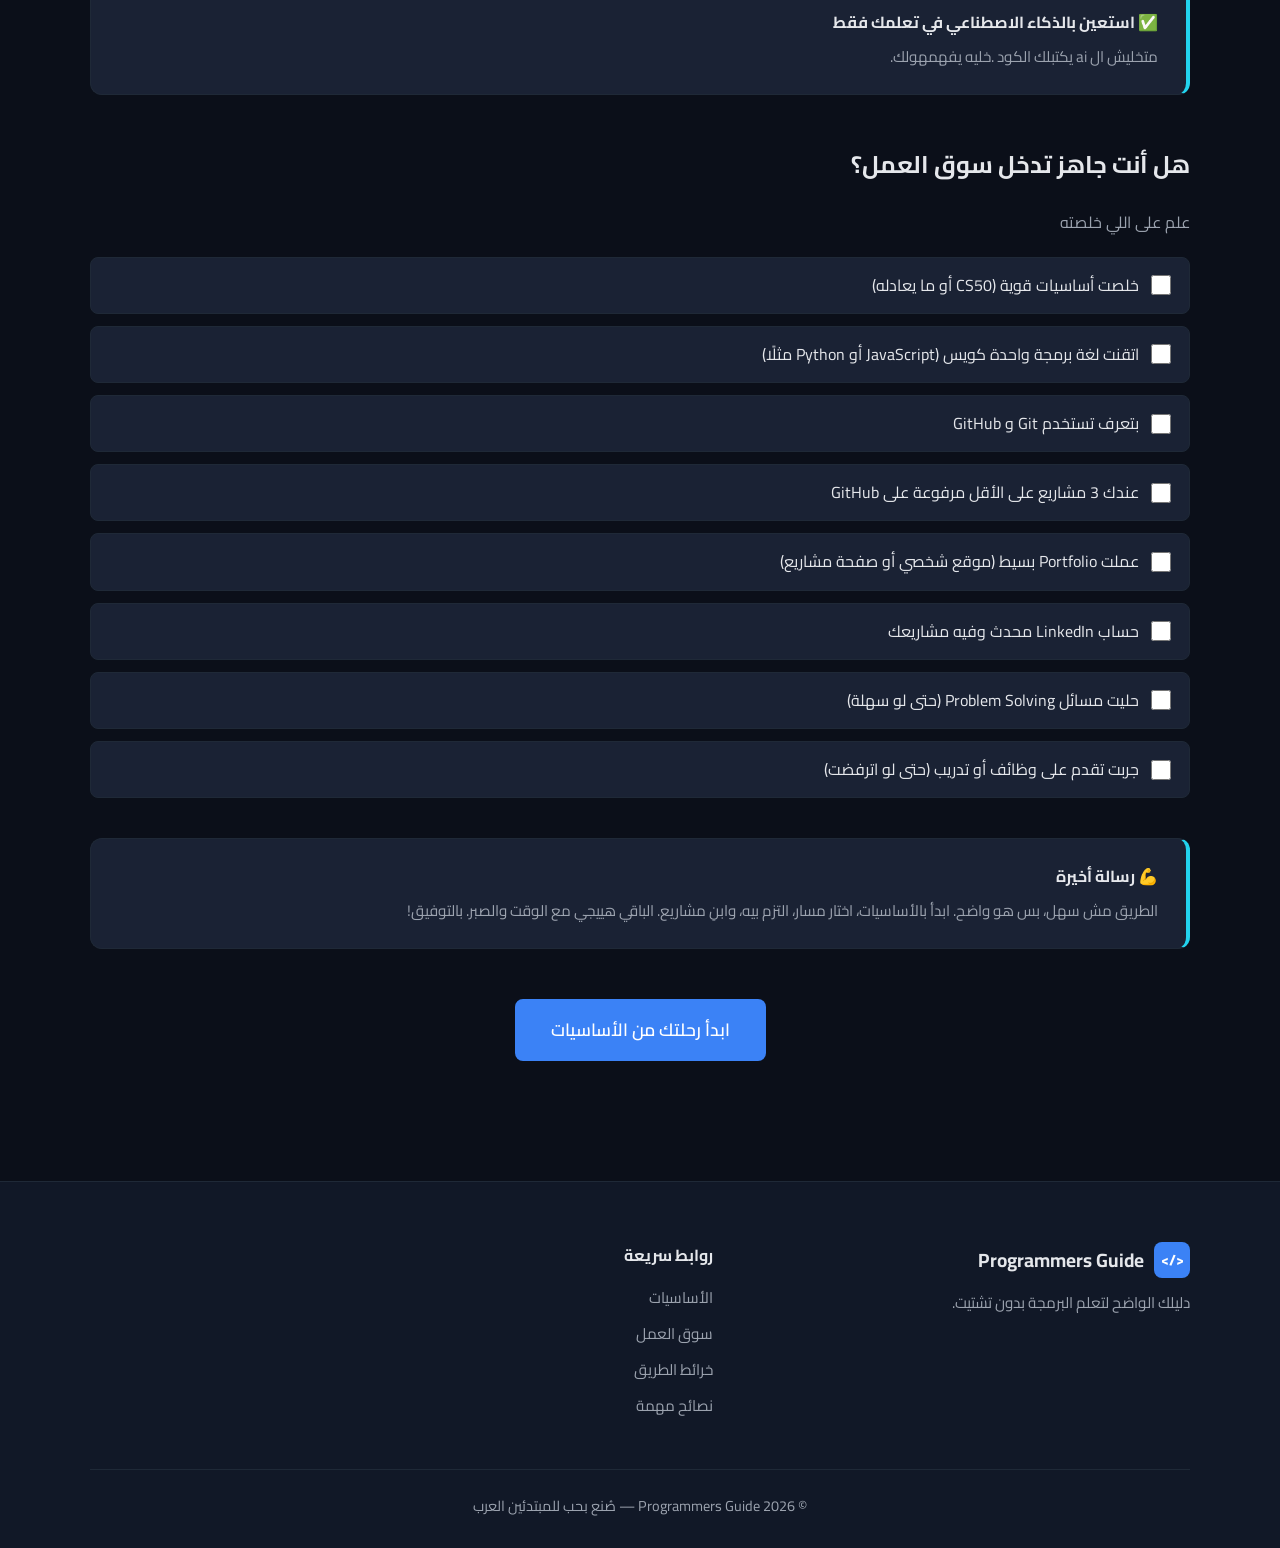
<file: tips.html>
<!DOCTYPE html>
<html lang="ar" dir="rtl">
<head>
    <meta charset="UTF-8">
    <meta name="viewport" content="width=device-width, initial-scale=1.0">
    <title>نصائح مهمة | Programmers Guide</title>
    <meta name="description" content="نصائح عملية وأخطاء شائعة لازم تتجنبها وأنت بتتعلم البرمجة.">
    <link rel="stylesheet" href="css/style.css">
    <link rel="preconnect" href="https://fonts.googleapis.com">
    <link rel="preconnect" href="https://fonts.gstatic.com" crossorigin>
    <link href="https://fonts.googleapis.com/css2?family=Cairo:wght@400;500;600;700;800&display=swap" rel="stylesheet">
</head>
<body>
    <nav class="navbar">
        <div class="container nav-container">
            <a href="index.html" class="logo">
                <span class="logo-icon">&lt;/&gt;</span>
                <span>Programmers Guide</span>
            </a>
            <button class="menu-toggle" id="menuToggle" aria-label="القائمة">
                <span></span>
                <span></span>
                <span></span>
            </button>
            <ul class="nav-links" id="navLinks">
                <li><a href="index.html">الرئيسية</a></li>
                <li><a href="basics.html">الأساسيات</a></li>
                <li><a href="market.html">سوق العمل</a></li>
                <li><a href="roadmaps.html">خرائط الطريق</a></li>
                <li><a href="tips.html" class="active">نصائح مهمة</a></li>
            </ul>
        </div>
    </nav>

    <header class="page-header">
        <div class="container">
            <h1>نصائح مهمة</h1>
            <p>حاجات لو عرفتها من الأول هتوفر على نفسك شهور من الضياع.</p>
        </div>
    </header>

    <section class="section">
        <div class="container">
            <!-- Common Mistakes -->
            <h2 style="margin-bottom: 24px;">أخطاء شائعة لازم تتجنبها</h2>

            <div class="info-box warning">
                <h4>1. التشتت بين الكورسات</h4>
                <p>
                    متبدأش كورس وتسيبه وتبدأ واحد تاني. خلص اللي بدأت فيه. 
                </p>
            </div>

            <div class="info-box warning">
                <h4>2. تعلم الفريموورك قبل الأساسيات</h4>
                <p>
                    متروحش تتعلم React أو Django وأنت لسه مش فاهم JavaScript أو Python كويس.
                    الأساسيات بتوفر عليك صداع كبير بعدين.
                </p>
            </div>

            <div class="info-box warning">
                <h4>3. المشاهدة بدون تطبيق</h4>
                                <p>
                    الكورس لوحده مش هيعملك مبرمج. لازم تكتب كود بإيدك كل يوم، 
                    وتحل مسائل، وتعمل مشاريع صغيرة حتى لو بسيطة.
                </p>
            </div>

            <div class="info-box warning">
                <h4>4. إهمال Git و GitHub</h4>
                <p>
                    ارفع كل مشاريعك على GitHub. 
                    ده الـ Portfolio بتاعك، والشركات بتبص عليه.
                </p>
            </div>

            <div class="info-box warning">
                <h4>5. مقارنة نفسك بالناس</h4>
                <p>
                    كل واحد بيمشي بسرعته. في ناس بتاخد 3 شهور وفي ناس سنة. 
                    المهم الاستمرارية مش السرعة.
                </p>
            </div>

            <!-- Good Habits -->
            <h2 style="margin: 50px 0 24px;">عادات كويسة تتعود عليها</h2>

            

            <div class="info-box tip">
                <h4>✅ ابنِ مشاريع حقيقية</h4>
                <p>
                    بعد كل مرحلة اعمل مشروع صغير يعكس اللي اتعلمته. 
                    موقع شخصي، تودو ليست، مدونة، أداة بسيطة... أي حاجة.
                </p>
            </div>

            <div class="info-box tip">
                <h4>✅ اتعلم تبحث وتقرأ Documentation</h4>
                <p>
                    المبرمج الشاطر مش اللي حافظ كل حاجة، اللي عارف يدور ويحل المشكلة.
                    Google + Stack Overflow + الـ Docs الرسمية أصدقاؤك.
                </p>
            </div>

            <div class="info-box tip">
                <h4>✅ انضم لمجتمعات</h4>
                <p>
                    جروبات فيسبوك، ديسكورد، تويتر/إكس للمبرمجين العرب. 
                    السؤال والتفاعل بيسرع التعلم جدًا.
                </p>
            </div>

            <div class="info-box tip">
                <h4>✅ استعين بالذكاء الاصطناعي في تعلمك فقط</h4>
                <p>
                    متخليش ال ai يكتبلك الكود .خليه يفهمهولك.
                </p>
            </div>

            <!-- Checklist -->
            <h2 style="margin: 50px 0 24px;"> هل أنت جاهز تدخل سوق العمل؟</h2>
            <p style="color: var(--text-muted); margin-bottom: 20px;">علم على اللي خلصته</p>

            <div class="checklist">
                <label>
                    <input type="checkbox" id="check1" data-id="check1">
                    <span>خلصت أساسيات قوية (CS50 أو ما يعادله)</span>
                </label>
                <label>
                    <input type="checkbox" id="check2" data-id="check2">
                    <span>اتقنت لغة برمجة واحدة كويس (JavaScript أو Python مثلًا)</span>
                </label>
                <label>
                    <input type="checkbox" id="check3" data-id="check3">
                    <span>بتعرف تستخدم Git و GitHub</span>
                </label>
                <label>
                    <input type="checkbox" id="check4" data-id="check4">
                    <span>عندك 3 مشاريع على الأقل مرفوعة على GitHub</span>
                </label>
                <label>
                    <input type="checkbox" id="check6" data-id="check6">
                    <span>عملت Portfolio بسيط (موقع شخصي أو صفحة مشاريع)</span>
                </label>
                <label>
                    <input type="checkbox" id="check7" data-id="check7">
                    <span>حساب LinkedIn محدث وفيه مشاريعك</span>
                </label>
                <label>
                    <input type="checkbox" id="check8" data-id="check8">
                    <span>حليت مسائل Problem Solving (حتى لو سهلة)</span>
                </label>
                <label>
                    <input type="checkbox" id="check9" data-id="check9">
                    <span>جربت تقدم على وظائف أو تدريب (حتى لو اترفضت)</span>
                </label>
            </div>

            <div class="info-box tip" style="margin-top: 40px;">
                <h4>💪 رسالة أخيرة</h4>
                <p>
                    الطريق مش سهل، بس هو واضح. ابدأ بالأساسيات، اختار مسار، التزم بيه، 
                    وابنِ مشاريع. الباقي هييجي مع الوقت والصبر. بالتوفيق!
                </p>
            </div>

            <div class="center-btn" style="margin-top: 50px;">
                <a href="basics.html" class="btn btn-primary btn-lg">ابدأ رحلتك من الأساسيات</a>
            </div>
        </div>
    </section>

    <footer class="footer">
        <div class="container">
            <div class="footer-content">
                <div class="footer-brand">
                    <a href="index.html" class="logo">
                        <span class="logo-icon">&lt;/&gt;</span>
                        <span>Programmers Guide</span>
                    </a>
                    <p>دليلك الواضح لتعلم البرمجة بدون تشتيت.</p>
                </div>
                <div class="footer-links">
                    <h4>روابط سريعة</h4>
                    <ul>
                        <li><a href="basics.html">الأساسيات</a></li>
                        <li><a href="market.html">سوق العمل</a></li>
                        <li><a href="roadmaps.html">خرائط الطريق</a></li>
                        <li><a href="tips.html">نصائح مهمة</a></li>
                    </ul>
                </div>
                
            </div>
            <div class="footer-bottom">
                <p>© 2026 Programmers Guide — صُنع بحب للمبتدئين العرب</p>
            </div>
        </div>
    </footer>

    <script src="js/main.js"></script>
</body>
</html>
</file>
<file: css/style.css>
/* ===== Reset & Base ===== */
*,
*::before,
*::after {
    margin: 0;
    padding: 0;
    box-sizing: border-box;
}

:root {
    --bg: #0b0f19;
    --bg-soft: #111827;
    --bg-card: #1a2234;
    --bg-card-hover: #1f2a40;
    --text: #e5e7eb;
    --text-muted: #9ca3af;
    --primary: #3b82f6;
    --primary-hover: #2563eb;
    --primary-soft: rgba(59, 130, 246, 0.15);
    --accent: #22d3ee;
    --success: #10b981;
    --warning: #f59e0b;
    --border: #1f2937;
    --radius: 12px;
    --radius-lg: 16px;
    --shadow: 0 4px 24px rgba(0, 0, 0, 0.3);
    --font: 'Cairo', sans-serif;
}

html {
    scroll-behavior: smooth;
}

body {
    font-family: var(--font);
    background: var(--bg);
    color: var(--text);
    line-height: 1.7;
    min-height: 100vh;
}

a {
    text-decoration: none;
    color: inherit;
    transition: color 0.2s;
}

ul {
    list-style: none;
}

img {
    max-width: 100%;
    display: block;
}

.container {
    width: 100%;
    max-width: 1140px;
    margin: 0 auto;
    padding: 0 20px;
}

/* ===== Buttons ===== */
.btn {
    display: inline-flex;
    align-items: center;
    justify-content: center;
    gap: 8px;
    padding: 12px 28px;
    border-radius: 8px;
    font-family: var(--font);
    font-weight: 600;
    font-size: 1rem;
    border: none;
    cursor: pointer;
    transition: all 0.25s ease;
}

.btn-primary {
    background: var(--primary);
    color: #fff;
}

.btn-primary:hover {
    background: var(--primary-hover);
    transform: translateY(-2px);
    box-shadow: 0 6px 20px rgba(59, 130, 246, 0.35);
}

.btn-secondary {
    background: transparent;
    color: var(--text);
    border: 1.5px solid var(--border);
}

.btn-secondary:hover {
    border-color: var(--primary);
    color: var(--primary);
}

.btn-lg {
    padding: 16px 36px;
    font-size: 1.1rem;
}

.btn-outline {
    background: transparent;
    border: 1.5px solid var(--primary);
    color: var(--primary);
}

.btn-outline:hover {
    background: var(--primary);
    color: #fff;
}

/* ===== Navbar ===== */
.navbar {
    position: sticky;
    top: 0;
    z-index: 1000;
    background: rgba(11, 15, 25, 0.9);
    backdrop-filter: blur(12px);
    border-bottom: 1px solid var(--border);
    padding: 14px 0;
}

.nav-container {
    display: flex;
    align-items: center;
    justify-content: space-between;
}

.logo {
    display: flex;
    align-items: center;
    gap: 10px;
    font-weight: 700;
    font-size: 1.2rem;
}

.logo-icon {
    background: var(--primary);
    color: #fff;
    width: 36px;
    height: 36px;
    border-radius: 8px;
    display: flex;
    align-items: center;
    justify-content: center;
    font-size: 0.9rem;
    font-weight: 800;
}

.nav-links {
    display: flex;
    align-items: center;
    gap: 8px;
}

.nav-links a {
    padding: 8px 16px;
    border-radius: 8px;
    font-weight: 500;
    color: var(--text-muted);
    transition: all 0.2s;
}

.nav-links a:hover,
.nav-links a.active {
    color: var(--text);
    background: var(--primary-soft);
}

.menu-toggle {
    display: none;
    flex-direction: column;
    gap: 5px;
    background: none;
    border: none;
    cursor: pointer;
    padding: 6px;
}

.menu-toggle span {
    display: block;
    width: 24px;
    height: 2px;
    background: var(--text);
    border-radius: 2px;
    transition: all 0.3s;
}

/* ===== Hero ===== */
.hero {
    padding: 80px 0 100px;
    background: 
        radial-gradient(ellipse at 20% 50%, rgba(59, 130, 246, 0.12) 0%, transparent 50%),
        radial-gradient(ellipse at 80% 20%, rgba(34, 211, 238, 0.08) 0%, transparent 40%);
}

.hero-content {
    text-align: center;
    max-width: 780px;
    margin: 0 auto;
}

.hero-badge {
    display: inline-block;
    background: var(--primary-soft);
    color: var(--primary);
    padding: 6px 16px;
    border-radius: 50px;
    font-size: 0.9rem;
    font-weight: 600;
    margin-bottom: 24px;
}

.hero h1 {
    font-size: clamp(2.2rem, 5vw, 3.4rem);
    font-weight: 800;
    line-height: 1.3;
    margin-bottom: 20px;
}

.hero-desc {
    font-size: 1.15rem;
    color: var(--text-muted);
    margin-bottom: 36px;
    line-height: 1.8;
}

.hero-btns {
    display: flex;
    gap: 16px;
    justify-content: center;
    flex-wrap: wrap;
}

/* ===== Sections ===== */
.section {
    padding: 80px 0;
}

.section-header {
    text-align: center;
    margin-bottom: 50px;
}

.section-header h2 {
    font-size: 2rem;
    font-weight: 700;
    margin-bottom: 10px;
}

.section-header p {
    color: var(--text-muted);
    font-size: 1.1rem;
}

/* ===== How it works ===== */
.steps {
    display: grid;
    grid-template-columns: repeat(3, 1fr);
    gap: 24px;
}

.step-card {
    background: var(--bg-card);
    border: 1px solid var(--border);
    border-radius: var(--radius-lg);
    padding: 32px 28px;
    transition: all 0.3s;
}

.step-card:hover {
    border-color: var(--primary);
    transform: translateY(-4px);
    box-shadow: var(--shadow);
}

.step-number {
    font-size: 2rem;
    font-weight: 800;
    color: var(--primary);
    opacity: 0.5;
    margin-bottom: 16px;
}

.step-card h3 {
    font-size: 1.25rem;
    margin-bottom: 12px;
}

.step-card p {
    color: var(--text-muted);
    font-size: 0.95rem;
    margin-bottom: 20px;
}

.step-link {
    color: var(--primary);
    font-weight: 600;
    font-size: 0.95rem;
}

.step-link:hover {
    color: var(--accent);
}

/* ===== Why Section ===== */
.why-section {
    background: var(--bg-soft);
}

.why-grid {
    display: grid;
    grid-template-columns: 1.3fr 1fr;
    gap: 48px;
    align-items: center;
}

.why-content h2 {
    font-size: 1.9rem;
    margin-bottom: 32px;
}

.why-list {
    display: flex;
    flex-direction: column;
    gap: 24px;
}

.why-list li {
    display: flex;
    gap: 16px;
}

.check {
    flex-shrink: 0;
    width: 28px;
    height: 28px;
    background: rgba(16, 185, 129, 0.15);
    color: var(--success);
    border-radius: 50%;
    display: flex;
    align-items: center;
    justify-content: center;
    font-weight: 700;
    font-size: 0.9rem;
}

.why-list strong {
    display: block;
    margin-bottom: 4px;
}

.why-list p {
    color: var(--text-muted);
    font-size: 0.95rem;
}

.why-card {
    background: linear-gradient(135deg, var(--bg-card), #1e293b);
    border: 1px solid var(--border);
    border-radius: var(--radius-lg);
    padding: 40px 32px;
}

.quote p {
    font-size: 1.2rem;
    font-weight: 500;
    line-height: 1.8;
    margin-bottom: 16px;
}

.quote span {
    color: var(--text-muted);
    font-size: 0.9rem;
}

/* ===== Paths Preview ===== */
.paths-grid {
    display: grid;
    grid-template-columns: repeat(4, 1fr);
    gap: 20px;
    margin-bottom: 40px;
}

.path-card {
    background: var(--bg-card);
    border: 1px solid var(--border);
    border-radius: var(--radius);
    padding: 28px 22px;
    text-align: center;
    transition: all 0.3s;
    position: relative;
}

.path-card:hover {
    border-color: var(--primary);
    transform: translateY(-4px);
    background: var(--bg-card-hover);
}

.path-icon {
    font-size: 2.2rem;
    margin-bottom: 14px;
}

.path-card h3 {
    font-size: 1.1rem;
    margin-bottom: 6px;
}

.path-card p {
    color: var(--text-muted);
    font-size: 0.85rem;
    margin-bottom: 14px;
}

.path-tag {
    display: inline-block;
    background: var(--primary-soft);
    color: var(--primary);
    font-size: 0.75rem;
    font-weight: 600;
    padding: 4px 12px;
    border-radius: 50px;
}

.path-tag.hot {
    background: rgba(245, 158, 11, 0.15);
    color: var(--warning);
}

.center-btn {
    text-align: center;
}

/* ===== CTA ===== */
.cta-section {
    padding-top: 40px;
}

.cta-box {
    background: linear-gradient(135deg, #1e3a5f, #1a2234);
    border: 1px solid rgba(59, 130, 246, 0.3);
    border-radius: var(--radius-lg);
    padding: 60px 40px;
    text-align: center;
}

.cta-box h2 {
    font-size: 1.9rem;
    margin-bottom: 12px;
}

.cta-box p {
    color: var(--text-muted);
    margin-bottom: 28px;
    font-size: 1.1rem;
}

/* ===== Footer ===== */
.footer {
    background: var(--bg-soft);
    border-top: 1px solid var(--border);
    padding: 60px 0 30px;
    margin-top: 40px;
}

.footer-content {
    display: grid;
    grid-template-columns: 1.5fr 1fr 1fr;
    gap: 40px;
    margin-bottom: 40px;
}

.footer-brand p {
    color: var(--text-muted);
    margin-top: 12px;
    font-size: 0.95rem;
}

.footer-links h4,
.footer-note h4 {
    font-size: 1rem;
    margin-bottom: 16px;
    color: var(--text);
}

.footer-links a {
    color: var(--text-muted);
    display: block;
    margin-bottom: 10px;
    font-size: 0.95rem;
}

.footer-links a:hover {
    color: var(--primary);
}

.footer-note p {
    color: var(--text-muted);
    font-size: 0.9rem;
}

.footer-bottom {
    border-top: 1px solid var(--border);
    padding-top: 24px;
    text-align: center;
}

.footer-bottom p {
    color: var(--text-muted);
    font-size: 0.9rem;
}

/* ===== Page Header (for inner pages) ===== */
.page-header {
    padding: 60px 0 40px;
    background: 
        radial-gradient(ellipse at 30% 50%, rgba(59, 130, 246, 0.1) 0%, transparent 50%);
    border-bottom: 1px solid var(--border);
}

.page-header h1 {
    font-size: 2.2rem;
    font-weight: 800;
    margin-bottom: 12px;
}

.page-header p {
    color: var(--text-muted);
    font-size: 1.1rem;
    max-width: 600px;
}

/* ===== Course Cards ===== */
.courses-grid {
    display: grid;
    grid-template-columns: repeat(2, 1fr);
    gap: 24px;
}

.course-card {
    background: var(--bg-card);
    border: 1px solid var(--border);
    border-radius: var(--radius-lg);
    padding: 28px;
    transition: all 0.3s;
}

.course-card:hover {
    border-color: var(--primary);
}

.course-lang {
    display: inline-block;
    font-size: 0.8rem;
    font-weight: 600;
    padding: 4px 12px;
    border-radius: 50px;
    margin-bottom: 14px;
}

.course-lang.ar {
    background: rgba(16, 185, 129, 0.15);
    color: var(--success);
}

.course-lang.en {
    background: rgba(59, 130, 246, 0.15);
    color: var(--primary);
}

.course-card h3 {
    font-size: 1.2rem;
    margin-bottom: 8px;
}

.course-card .instructor {
    color: var(--text-muted);
    font-size: 0.9rem;
    margin-bottom: 12px;
}

.course-card p {
    color: var(--text-muted);
    font-size: 0.95rem;
    margin-bottom: 20px;
}

.course-card .btn {
    width: 100%;
}

/* ===== Info Boxes ===== */
.info-box {
    background: var(--bg-card);
    border: 1px solid var(--border);
    border-radius: var(--radius);
    padding: 24px 28px;
    margin-bottom: 24px;
}

.info-box.tip {
    border-right: 4px solid var(--accent);
}

.info-box.warning {
    border-right: 4px solid var(--warning);
}

.info-box h4 {
    margin-bottom: 8px;
    display: flex;
    align-items: center;
    gap: 8px;
}

.info-box p {
    color: var(--text-muted);
    font-size: 0.95rem;
}

/* ===== Roadmap Cards ===== */
.roadmap-section {
    margin-bottom: 60px;
}

.roadmap-section h2 {
    font-size: 1.6rem;
    margin-bottom: 8px;
    display: flex;
    align-items: center;
    gap: 12px;
}

.roadmap-section .desc {
    color: var(--text-muted);
    margin-bottom: 28px;
}

.skills-list {
    display: flex;
    flex-wrap: wrap;
    gap: 8px;
    margin-bottom: 28px;
}

.skill-tag {
    background: var(--bg-soft);
    border: 1px solid var(--border);
    padding: 6px 14px;
    border-radius: 50px;
    font-size: 0.85rem;
    color: var(--text-muted);
}

/* ===== Market Stats ===== */
.stats-grid {
    display: grid;
    grid-template-columns: repeat(3, 1fr);
    gap: 20px;
    margin-bottom: 40px;
}

.stat-card {
    background: var(--bg-card);
    border: 1px solid var(--border);
    border-radius: var(--radius);
    padding: 24px;
    text-align: center;
}

.stat-card .number {
    font-size: 1.8rem;
    font-weight: 800;
    color: var(--primary);
    margin-bottom: 6px;
}

.stat-card .label {
    color: var(--text-muted);
    font-size: 0.9rem;
}

/* ===== Table ===== */
.table-wrapper {
    overflow-x: auto;
    margin-bottom: 40px;
}

table {
    width: 100%;
    border-collapse: collapse;
    background: var(--bg-card);
    border-radius: var(--radius);
    overflow: hidden;
}

th, td {
    padding: 14px 18px;
    text-align: right;
    border-bottom: 1px solid var(--border);
}

th {
    background: var(--bg-soft);
    font-weight: 600;
    color: var(--text);
}

td {
    color: var(--text-muted);
}

tr:last-child td {
    border-bottom: none;
}

/* ===== Checklist ===== */
.checklist {
    display: flex;
    flex-direction: column;
    gap: 12px;
}

.checklist label {
    display: flex;
    align-items: center;
    gap: 12px;
    background: var(--bg-card);
    border: 1px solid var(--border);
    border-radius: 8px;
    padding: 14px 18px;
    cursor: pointer;
    transition: all 0.2s;
}

.checklist label:hover {
    border-color: var(--primary);
}

.checklist input[type="checkbox"] {
    width: 20px;
    height: 20px;
    accent-color: var(--primary);
    cursor: pointer;
}

.checklist label.checked {
    opacity: 0.6;
}

.checklist label.checked span {
    text-decoration: line-through;
}

/* ===== Responsive ===== */
@media (max-width: 900px) {
    .steps {
        grid-template-columns: 1fr;
    }

    .why-grid {
        grid-template-columns: 1fr;
    }

    .paths-grid {
        grid-template-columns: repeat(2, 1fr);
    }

    .footer-content {
        grid-template-columns: 1fr;
    }

    .courses-grid {
        grid-template-columns: 1fr;
    }

    .stats-grid {
        grid-template-columns: 1fr;
    }
}

@media (max-width: 700px) {
    .menu-toggle {
        display: flex;
    }

    .nav-links {
        position: fixed;
        top: 65px;
        right: 0;
        left: 0;
        background: var(--bg-soft);
        flex-direction: column;
        padding: 20px;
        border-bottom: 1px solid var(--border);
        transform: translateY(-150%);
        opacity: 0;
        transition: all 0.3s;
        gap: 4px;
    }

    .nav-links.open {
        transform: translateY(0);
        opacity: 1;
    }

    .nav-links a {
        width: 100%;
        padding: 12px 16px;
    }

    .paths-grid {
        grid-template-columns: 1fr;
    }

    .hero {
        padding: 50px 0 70px;
    }

    .section {
        padding: 50px 0;
    }

    .cta-box {
        padding: 40px 24px;
    }
}
</file>
